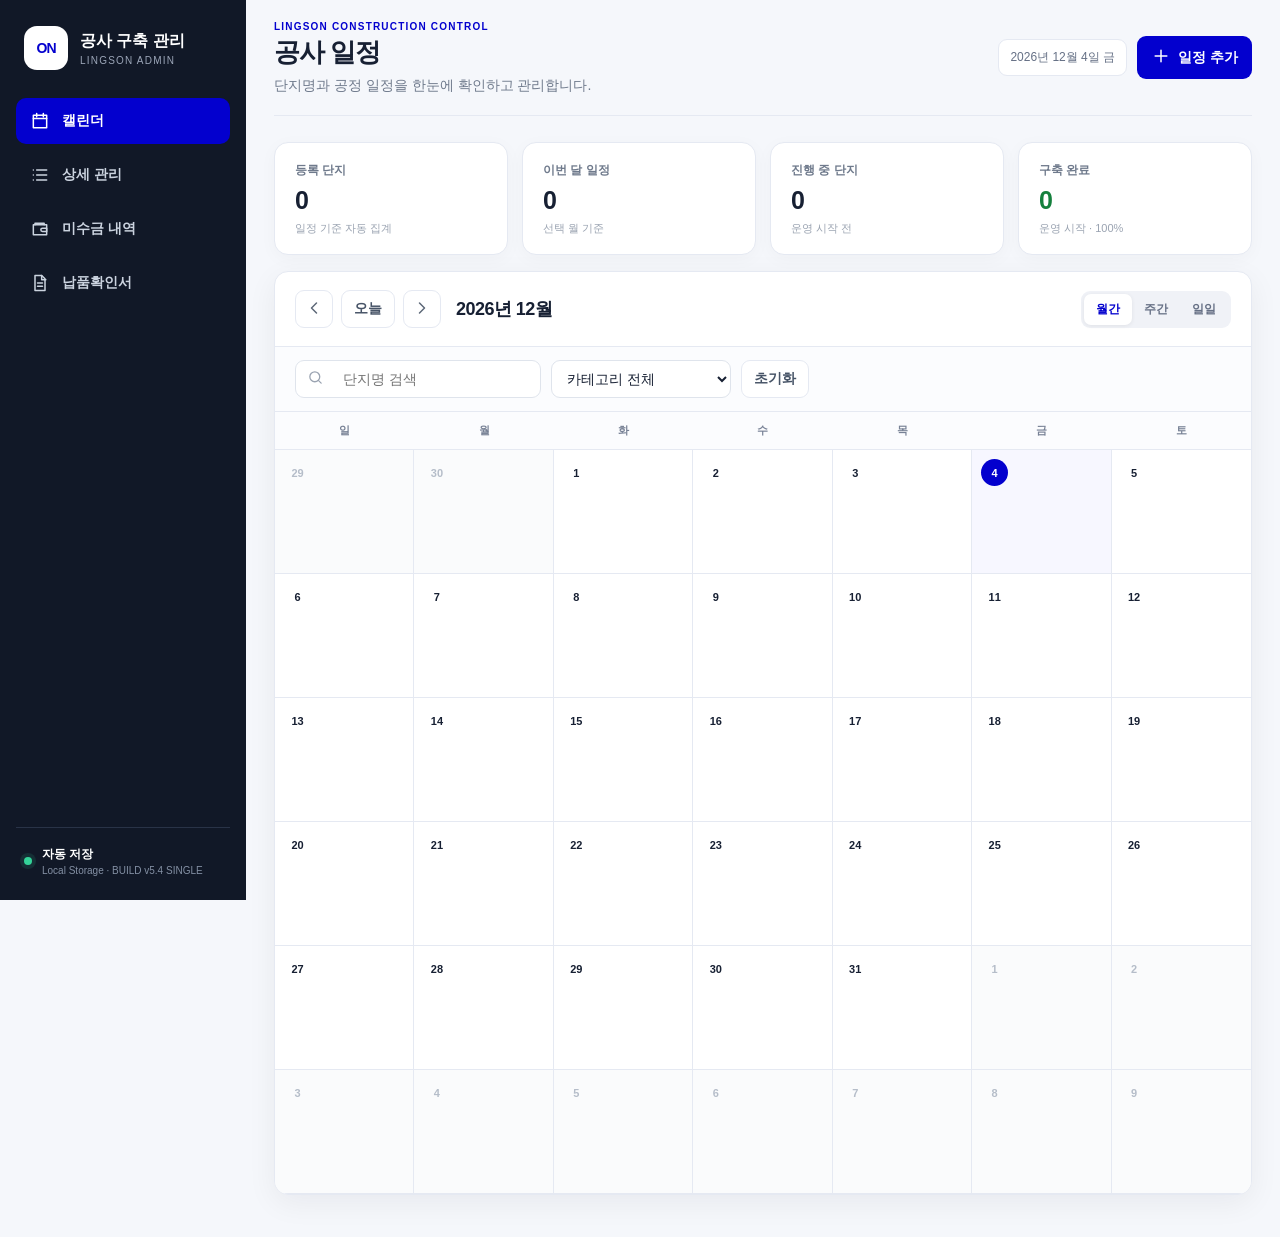
<file: index.html>
<!doctype html>
<html lang="ko">
<head>
  <meta charset="utf-8">
  <meta name="viewport" content="width=device-width, initial-scale=1">
  <meta name="theme-color" content="#0300ce">
  <title>공사 구축 관리 | 링스온</title>
  <meta name="description" content="링스온 단지별 공사 일정·진행현황·재정정보·납품확인서 관리">
  <style>
:root{
  --primary:#0300ce;
  --primary-weak:#eeefff;
  --navy:#111827;
  --navy-2:#172033;
  --bg:#f5f7fb;
  --card:#fff;
  --text:#172033;
  --muted:#6f7a8c;
  --line:#e5e9f2;
  --success:#15803d;
  --success-bg:#ecfdf3;
  --danger:#d92d20;
  --danger-bg:#fff1f0;
  --warning:#b54708;
  --warning-bg:#fff7ed;
  --shadow:0 8px 30px rgba(17,24,39,.06);
  --radius:14px;
}
*{box-sizing:border-box}
html{background:var(--bg)}
body{
  margin:0;
  background:var(--bg);
  color:var(--text);
  font-family:Pretendard,"Noto Sans KR",-apple-system,BlinkMacSystemFont,"Segoe UI",sans-serif;
  font-size:14px;
}
button,input,select,textarea{font:inherit}
button{cursor:pointer}
[hidden]{display:none!important}
svg{
  width:20px;height:20px;fill:none;stroke:currentColor;
  stroke-width:1.8;stroke-linecap:round;stroke-linejoin:round
}
.app-shell{min-height:100vh}
.sidebar{
  position:fixed;inset:0 auto 0 0;width:246px;
  display:flex;flex-direction:column;
  background:var(--navy);color:#fff;padding:24px 16px;z-index:30
}
.brand{display:flex;gap:12px;align-items:center;padding:2px 8px 28px}
.brand-mark{
  width:44px;height:44px;border-radius:13px;display:grid;place-items:center;
  background:#fff;color:var(--primary);font-weight:900;letter-spacing:-1px
}
.brand-copy{display:flex;flex-direction:column;gap:3px}
.brand-copy strong{font-size:16px}
.brand-copy span{font-size:10px;letter-spacing:.12em;color:#9ca6b8}
.nav{display:grid;gap:8px}
.nav-item{
  width:100%;display:flex;align-items:center;gap:11px;border:0;border-radius:10px;
  background:transparent;color:#cbd3df;padding:12px 13px;text-align:left;font-weight:600
}
.nav-item:hover{background:#202a3d;color:#fff}
.nav-item.is-active{background:var(--primary);color:#fff}
.nav-icon{width:22px;height:22px;display:grid;place-items:center}
.sidebar-foot{
  margin-top:auto;border-top:1px solid #293347;padding:18px 8px 0;
  display:flex;gap:10px;align-items:center
}
.status-dot{width:8px;height:8px;border-radius:50%;background:#34d399;box-shadow:0 0 0 4px rgba(52,211,153,.12)}
.sidebar-foot div{display:flex;flex-direction:column;gap:2px}
.sidebar-foot strong{font-size:12px}
.sidebar-foot small{font-size:10px;color:#8490a4}
.main{margin-left:246px;min-height:100vh;padding:0 28px 42px}
.topbar{
  min-height:116px;display:flex;align-items:center;justify-content:space-between;gap:24px;
  border-bottom:1px solid var(--line);margin-bottom:26px
}
.topbar h1{margin:3px 0 7px;font-size:26px;letter-spacing:-.04em}
.topbar p{margin:0;color:var(--muted)}
.eyebrow,.section-label{font-size:10px!important;font-weight:800;letter-spacing:.12em;color:var(--primary)!important}
.topbar-actions{display:flex;align-items:center;gap:10px}
.today-chip{
  background:#fff;border:1px solid var(--line);border-radius:9px;
  padding:9px 11px;color:#657085;font-size:12px;white-space:nowrap
}
.view{display:none}
.view.is-active{display:block}
.kpi-grid{display:grid;grid-template-columns:repeat(4,minmax(0,1fr));gap:14px;margin-bottom:16px}
.kpi-card{
  background:#fff;border:1px solid var(--line);border-radius:var(--radius);
  padding:18px 20px;box-shadow:0 4px 18px rgba(17,24,39,.03)
}
.kpi-card span{font-size:12px;color:var(--muted);font-weight:600}
.kpi-card strong{display:block;font-size:25px;margin:7px 0 4px;letter-spacing:-.04em}
.kpi-card small{font-size:11px;color:#9aa3b1}
.kpi-card.success strong{color:var(--success)}
.kpi-card.danger strong{color:var(--danger)}
.panel{
  background:var(--card);border:1px solid var(--line);border-radius:var(--radius);
  box-shadow:var(--shadow);overflow:hidden
}
.panel-head{
  min-height:74px;padding:18px 20px;border-bottom:1px solid var(--line);
  display:flex;align-items:center;justify-content:space-between;gap:16px
}
.panel-head h2{font-size:18px;margin:3px 0 0;letter-spacing:-.03em}
.section-help{margin:6px 0 0;color:var(--muted);font-size:12px}
.calendar-head{min-height:68px}
.month-control{display:flex;align-items:center;gap:8px}
.month-control h2{margin:0 0 0 7px;min-width:120px}
.view-switch{
  display:flex;padding:3px;background:#f0f2f7;border-radius:9px
}
.view-switch button{
  border:0;background:transparent;color:#667085;padding:7px 12px;border-radius:7px;font-size:12px;font-weight:700
}
.view-switch button.is-active{background:#fff;color:var(--primary);box-shadow:0 1px 4px rgba(0,0,0,.07)}
.primary-button,.ghost-button,.icon-button,.text-button{
  border:0;display:inline-flex;align-items:center;justify-content:center;gap:7px;font-weight:700
}
.primary-button{
  background:var(--primary);color:#fff;border-radius:9px;padding:10px 14px
}
.primary-button:hover{filter:brightness(.95)}
.ghost-button{
  background:#fff;border:1px solid var(--line);color:#475467;border-radius:9px;padding:9px 12px
}
.ghost-button:hover{background:#f8f9fc}
.ghost-button.small{padding:7px 9px;font-size:12px}
.icon-button{
  width:38px;height:38px;border:1px solid var(--line);background:#fff;color:#5d6878;border-radius:9px;padding:0
}
.text-button{background:transparent;color:var(--primary);padding:5px}
.mobile-menu{display:none}
.filter-row{
  padding:13px 20px;border-bottom:1px solid var(--line);
  display:flex;gap:10px;align-items:center;background:#fbfcfe
}
.search-box{
  height:38px;display:flex;align-items:center;gap:8px;
  border:1px solid #dfe4ec;background:#fff;border-radius:9px;padding:0 11px;min-width:240px
}
.search-box svg{width:17px;height:17px;color:#9aa3b1}
.search-box input{border:0;outline:0;width:100%;min-width:0;color:var(--text)}
.search-box.compact{height:36px;min-width:210px}
select,input,textarea{
  width:100%;border:1px solid #dfe4ec;background:#fff;color:var(--text);
  border-radius:9px;padding:10px 11px;outline:0
}
select:focus,input:focus,textarea:focus{border-color:var(--primary);box-shadow:0 0 0 3px rgba(3,0,206,.08)}
.filter-row select{width:auto;min-width:180px;height:38px;padding:0 32px 0 11px}
.calendar-container{min-height:600px}
.month-grid{display:grid;grid-template-columns:repeat(7,minmax(0,1fr))}
.weekday{
  text-align:center;padding:11px 6px;background:#fbfcfe;color:#778195;
  font-size:11px;font-weight:700;border-bottom:1px solid var(--line)
}
.calendar-cell{
  min-height:124px;padding:9px;border-right:1px solid var(--line);border-bottom:1px solid var(--line);overflow:hidden
}
.calendar-cell:nth-child(7n+7){border-right:0}
.calendar-cell.outside{background:#fafbfc;color:#b5bdc9}
.calendar-cell.today{background:#f7f7ff}
.day-number{
  width:27px;height:27px;display:grid;place-items:center;font-size:11px;font-weight:700;margin-bottom:6px
}
.calendar-cell.today .day-number{background:var(--primary);color:#fff;border-radius:50%}
.event-pill{
  position:relative;width:100%;border:0;border-left:3px solid var(--primary);
  background:var(--primary-weak);color:#2623a8;border-radius:6px;padding:6px 24px 6px 7px;
  text-align:left;font-size:10px;font-weight:700;margin:2px 0;overflow:hidden;text-overflow:ellipsis;white-space:nowrap
}
.event-pill:hover{background:#e3e4ff}
.event-delete{
  position:absolute;right:4px;top:50%;transform:translateY(-50%);
  width:17px;height:17px;border:0;border-radius:4px;background:transparent;color:#7472bf;padding:0;line-height:1
}
.event-delete:hover{background:#d8d9ff;color:var(--danger)}
.more-events{font-size:10px;color:#778195;padding:3px}
.agenda{padding:16px 20px}
.agenda-day{padding:13px 0;border-bottom:1px solid var(--line)}
.agenda-date{font-size:12px;font-weight:800;margin-bottom:8px;color:#475467}
.agenda-item{
  display:grid;grid-template-columns:minmax(160px,1.4fr) 120px minmax(180px,2fr) auto;
  gap:10px;align-items:center;border:1px solid var(--line);border-radius:9px;padding:10px 12px;margin:6px 0
}
.agenda-item span{color:var(--muted);font-size:12px}
.agenda-empty{color:#98a2b3;padding:15px 0}
.detail-head{align-items:flex-end}
.detail-filters{display:flex;gap:8px}
.detail-filters select{height:36px;min-width:170px;padding:0 30px 0 10px}
.project-grid{display:grid;grid-template-columns:repeat(2,minmax(0,1fr));gap:16px;padding:20px}
.project-card{
  border:1px solid var(--line);border-radius:13px;overflow:hidden;background:#fff
}
.project-card-head{
  display:flex;align-items:flex-start;justify-content:space-between;gap:10px;padding:17px 17px 13px
}
.project-card-head h3{margin:0 0 5px;font-size:17px;letter-spacing:-.03em}
.project-card-head p{margin:0;color:var(--muted);font-size:11px}
.delete-link{border:0;background:transparent;color:#98a2b3;padding:4px;font-size:12px}
.delete-link:hover{color:var(--danger)}
.progress-section{padding:0 17px 15px}
.progress-title{display:flex;justify-content:space-between;align-items:center;margin-bottom:7px}
.progress-title span{font-size:11px;color:var(--muted)}
.progress-title strong{font-size:12px;color:var(--primary)}
.progress-bar{height:7px;border-radius:10px;background:#edf0f5;overflow:hidden}
.progress-bar i{display:block;height:100%;background:var(--primary);border-radius:10px;transition:width .2s}
.stage-list{
  display:grid;grid-template-columns:repeat(3,minmax(0,1fr));gap:7px;padding:0 17px 16px
}
.stage-check{
  display:flex;gap:7px;align-items:center;border:1px solid var(--line);border-radius:8px;
  padding:8px;background:#fbfcfe;font-size:11px;color:#596579;cursor:pointer
}
.stage-check:has(input:checked){border-color:#cbcaff;background:#f3f3ff;color:#2320a7;font-weight:700}
.stage-check input{width:15px;height:15px;accent-color:var(--primary);padding:0;border:0}
.finance-box{border-top:1px solid var(--line);background:#fbfcfe;padding:15px 17px}
.finance-box h4{margin:0 0 11px;font-size:12px}
.finance-grid{display:grid;grid-template-columns:1fr 1fr;gap:10px}
.finance-grid label{font-size:10px;color:#6f7a8c;font-weight:700}
.money-input{position:relative;margin-top:5px}
.money-input input{padding-right:28px;background:#fff}
.money-input span{position:absolute;right:10px;top:50%;transform:translateY(-50%);font-size:11px;color:#98a2b3}
.tax-row{
  grid-column:1/-1;display:flex;justify-content:space-between;align-items:center;
  border:1px solid var(--line);background:#fff;border-radius:9px;padding:10px 11px
}
.tax-row span{font-size:11px;color:#596579;font-weight:700}
.switch{position:relative;width:38px;height:22px;display:inline-block}
.switch input{opacity:0;width:0;height:0;position:absolute}
.switch i{
  position:absolute;inset:0;background:#cbd2dc;border-radius:30px;transition:.2s
}
.switch i:before{
  content:"";position:absolute;width:16px;height:16px;left:3px;top:3px;background:#fff;border-radius:50%;transition:.2s
}
.switch input:checked+i{background:var(--primary)}
.switch input:checked+i:before{transform:translateX(16px)}
.auto-save-note{display:flex;justify-content:flex-end;margin-top:8px;font-size:9px;color:#a0a8b5}
.badge{
  display:inline-flex;align-items:center;border-radius:20px;padding:4px 8px;font-size:10px;font-weight:800
}
.badge.doing{background:var(--primary-weak);color:var(--primary)}
.badge.done{background:var(--success-bg);color:var(--success)}
.empty-state{text-align:center;padding:54px 20px;color:#667085}
.empty-state strong{display:block;color:#344054;margin-bottom:5px}
.delivery-layout{display:grid;grid-template-columns:minmax(0,1.15fr) minmax(420px,.85fr);gap:16px;align-items:start}
.editor-panel,.preview-panel{overflow:visible}
.document-actions,.inline-actions{display:flex;gap:8px;align-items:center}
.form-stack{padding:20px;display:grid;gap:18px}
.form-section{display:grid;gap:10px}
.form-section h3{margin:0;font-size:13px}
.form-section p{margin:3px 0 0;color:var(--muted);font-size:10px}
.form-grid{display:grid;gap:10px}
.form-grid.two{grid-template-columns:1fr 1fr}
.form-grid.three{grid-template-columns:repeat(3,1fr)}
.span-2{grid-column:span 2}
.form-stack label{display:grid;gap:6px;color:#596579;font-size:11px;font-weight:700}
input[readonly]{background:#f7f8fa;color:#677084}
.section-line{display:flex;justify-content:space-between;align-items:center;gap:10px}
.table-wrap{overflow:auto;border:1px solid var(--line);border-radius:10px}
.editable-table{width:100%;border-collapse:collapse;min-width:680px}
.editable-table th{
  background:#f8f9fc;text-align:left;color:#667085;font-size:10px;padding:9px;border-bottom:1px solid var(--line)
}
.editable-table td{padding:5px;border-bottom:1px solid var(--line)}
.editable-table tr:last-child td{border-bottom:0}
.editable-table input{border:0;border-radius:5px;padding:7px;background:transparent}
.editable-table input:focus{background:#fff}
.editable-table input[type="checkbox"]{width:16px;height:16px;accent-color:var(--primary)}
.check-cell{text-align:center}
.row-delete{
  width:25px;height:25px;border:0;border-radius:6px;background:#fff;color:#98a2b3;font-size:17px
}
.row-delete:hover{background:var(--danger-bg);color:var(--danger)}
.preview-toolbar{
  padding:13px 16px;border-bottom:1px solid var(--line);display:flex;justify-content:space-between;align-items:center
}
.preview-toolbar>div{display:flex;flex-direction:column;gap:2px}
.preview-toolbar small{font-size:10px;color:#98a2b3}
.paper{
  width:100%;aspect-ratio:210/297;background:#fff;padding:8% 7%;
  color:#111;box-shadow:inset 0 0 0 1px #eee;font-family:"Noto Sans KR",Arial,sans-serif
}
.doc-brand{display:flex;align-items:center;gap:7px;margin-bottom:5%}
.doc-brand span{font-size:8px;font-weight:800;letter-spacing:.16em;color:var(--primary)}
.doc-logo-frame{width:48px;height:48px;overflow:hidden;position:relative;border-radius:12px;flex:0 0 auto}
.doc-logo{position:absolute;width:112px;max-width:none;left:50%;top:50%;transform:translate(-50%,-50%)}
.paper-title{text-align:center;font-size:25px;letter-spacing:.36em;margin:0 0 9%;font-weight:800}
.doc-info{width:100%;border-collapse:collapse;margin-bottom:8%}
.doc-info th,.doc-info td{border:1px solid #666;padding:7px;font-size:10px}
.doc-info th{width:18%;background:#f3f3f3;text-align:center}
.doc-section-title{font-size:12px;font-weight:800;border-bottom:2px solid #111;padding-bottom:5px;margin:0 0 7px}
.doc-table{width:100%;border-collapse:collapse}
.doc-table th,.doc-table td{border:1px solid #777;padding:6px;font-size:9px;text-align:center}
.doc-table th{background:#f4f4f4}
.doc-confirm{margin-top:11%;font-size:10px;line-height:2}
.doc-sign{text-align:right;margin-top:8%;font-size:10px}
.doc-supplier{margin-top:10%;padding-top:7px;border-top:1px solid #aaa;font-size:10px;line-height:1.8}
.modal-backdrop{
  position:fixed;inset:0;background:rgba(9,14,28,.48);z-index:80;
  display:grid;place-items:center;padding:20px
}
.modal{width:min(520px,100%);background:#fff;border-radius:15px;box-shadow:0 24px 80px rgba(0,0,0,.22);overflow:hidden}
.modal-head{
  padding:18px 20px;border-bottom:1px solid var(--line);
  display:flex;justify-content:space-between;align-items:center
}
.modal-head h2{margin:3px 0 0;font-size:19px}
.modal-actions{display:flex;justify-content:flex-end;gap:8px;padding-top:3px}
.toast{
  position:fixed;left:50%;bottom:24px;transform:translate(-50%,20px);
  background:#111827;color:#fff;border-radius:9px;padding:10px 14px;font-size:12px;
  opacity:0;pointer-events:none;transition:.2s;z-index:120
}
.toast.show{opacity:1;transform:translate(-50%,0)}
@media(max-width:1180px){
  .kpi-grid{grid-template-columns:repeat(2,1fr)}
  .project-grid{grid-template-columns:1fr}
  .delivery-layout{grid-template-columns:1fr}
  .preview-panel{max-width:760px}
}
@media(max-width:780px){
  .sidebar{
    width:236px;transform:translateX(-105%);transition:.2s;box-shadow:12px 0 30px rgba(0,0,0,.12)
  }
  .sidebar.open{transform:translateX(0)}
  .main{margin-left:0;padding:0 14px 28px}
  .mobile-menu{display:inline-grid;flex:0 0 auto}
  .topbar{min-height:104px;gap:10px}
  .topbar-copy{min-width:0;flex:1}
  .topbar h1{font-size:21px}
  .topbar-copy>p:not(.eyebrow){font-size:11px;white-space:nowrap;overflow:hidden;text-overflow:ellipsis}
  .today-chip{display:none}
  .topbar-actions{gap:6px}
  .primary-button{padding:9px 10px;font-size:12px}
  .kpi-grid{grid-template-columns:repeat(2,1fr);gap:9px}
  .kpi-card{padding:14px}
  .kpi-card strong{font-size:21px}
  .panel-head{align-items:flex-start;flex-direction:column}
  .calendar-head{flex-direction:row;align-items:center}
  .month-control h2{font-size:15px;min-width:auto}
  .month-control .ghost-button{display:none}
  .filter-row{flex-wrap:wrap;padding:10px}
  .search-box{min-width:100%;width:100%}
  .filter-row select{flex:1;min-width:0}
  .calendar-cell{min-height:92px;padding:5px}
  .event-pill{font-size:9px;padding-left:5px}
  .agenda-item{grid-template-columns:1fr;gap:4px}
  .detail-filters{width:100%;flex-direction:column}
  .detail-filters .search-box,.detail-filters select{width:100%;min-width:0}
  .project-grid{padding:12px}
  .stage-list{grid-template-columns:repeat(2,1fr)}
  .finance-grid{grid-template-columns:1fr}
  .tax-row{grid-column:auto}
  .form-grid.two,.form-grid.three{grid-template-columns:1fr}
  .span-2{grid-column:auto}
  .paper{min-height:680px;aspect-ratio:auto}
}
@media(max-width:480px){
  .eyebrow{display:none}
  .topbar{min-height:86px}
  .topbar-copy>p{display:none}
  .kpi-grid{grid-template-columns:1fr 1fr}
  .calendar-head{flex-direction:column;align-items:flex-start}
  .view-switch{width:100%}
  .view-switch button{flex:1}
  .calendar-cell{min-height:78px}
  .weekday{padding:8px 2px}
  .finance-grid{grid-template-columns:1fr}
}


/* v5: 상세 관리 / 미수금 관리 */
.project-title-wrap{min-width:0;flex:1}
.project-summary-line{
  display:flex;flex-wrap:wrap;gap:7px 14px;color:var(--muted);font-size:10px
}
.project-summary-line span{display:inline-flex;gap:5px;align-items:center}
.project-summary-line strong{color:#364152;font-size:10px}
.project-info-box{
  border-top:1px solid var(--line);background:#fff;padding:15px 17px
}
.project-info-box h4,.finance-box h4{margin:0 0 11px;font-size:12px}
.project-info-grid{
  display:grid;grid-template-columns:repeat(4,minmax(0,1fr));gap:9px
}
.project-info-grid label{
  display:grid;gap:5px;color:#6f7a8c;font-size:10px;font-weight:700
}
.project-info-grid input{background:#fff;padding:8px 9px;font-size:11px}
.finance-grid label em{
  color:#98a2b3;font-style:normal;font-weight:600
}

.receivable-head{align-items:flex-end}
.receivable-table-wrap{overflow:auto}
.receivable-table{
  width:100%;border-collapse:collapse;min-width:1180px
}
.receivable-table th{
  background:#f8f9fc;color:#667085;font-size:10px;font-weight:800;text-align:left;
  padding:11px 12px;border-bottom:1px solid var(--line);white-space:nowrap
}
.receivable-table td{
  padding:12px;border-bottom:1px solid var(--line);font-size:11px;color:#596579;
  vertical-align:middle;white-space:nowrap
}
.receivable-table td strong{color:#283142}
.receivable-row:hover{background:#fbfcff}
.table-link{
  border:0;background:transparent;color:var(--primary);font-weight:800;padding:4px 3px
}
.ar-status{
  display:inline-flex;align-items:center;border-radius:20px;padding:5px 8px;
  font-size:9px;font-weight:800
}
.ar-status.late{background:var(--danger-bg);color:var(--danger)}
.ar-status.paid{background:var(--success-bg);color:var(--success)}
.ar-status.neutral{background:#f2f4f7;color:#667085}
.receivable-detail-row td{padding:0!important;background:#f8f9fc}
.ar-detail-panel{padding:16px 18px 18px}
.ar-detail-head{
  display:flex;align-items:flex-start;justify-content:space-between;gap:16px;margin-bottom:12px
}
.ar-detail-head>div{display:flex;flex-direction:column;gap:3px}
.ar-detail-head strong{font-size:12px}
.ar-detail-head span{font-size:10px;color:#7b8494}
.ar-month-list{
  display:grid;grid-template-columns:repeat(3,minmax(0,1fr));gap:8px
}
.ar-month-row{
  display:grid;grid-template-columns:1fr auto 118px;align-items:center;gap:8px;
  border:1px solid var(--line);background:#fff;border-radius:9px;padding:8px 9px
}
.ar-month-row strong{font-size:10px}
.ar-month-row span{font-size:9px;color:#7b8494}
.ar-month-row select{padding:7px 8px;font-size:10px}
.ar-detail-empty{padding:20px}
.ar-detail-empty strong{display:block;font-size:11px;margin-bottom:4px}
.ar-detail-empty p{margin:0;color:#7b8494;font-size:10px}

@media(max-width:1180px){
  .project-info-grid{grid-template-columns:repeat(2,minmax(0,1fr))}
  .ar-month-list{grid-template-columns:repeat(2,minmax(0,1fr))}
}
@media(max-width:780px){
  .project-info-grid{grid-template-columns:1fr 1fr}
  .ar-detail-head{flex-direction:column}
  .ar-month-list{grid-template-columns:1fr}
}
@media(max-width:480px){
  .project-info-grid{grid-template-columns:1fr}
}


/* BUILD v5.4 - PROJECT CARDS */
.project-grid{align-items:start}
.project-overview-card{overflow:hidden}
.project-overview-top{display:flex;align-items:center;justify-content:space-between;gap:18px;padding:20px 20px 14px}
.project-overview-copy{min-width:0}
.project-overline{display:block;font-size:9px;font-weight:800;letter-spacing:.14em;color:var(--primary);margin-bottom:6px}
.project-overview-copy h3{margin:0 0 10px;font-size:18px;letter-spacing:-.035em}
.project-overview-meta{display:flex;flex-wrap:wrap;gap:8px 15px;color:#7b8494;font-size:10px}
.project-overview-meta span{display:inline-flex;gap:5px;align-items:center}
.project-overview-meta strong{color:#374151}
.progress-ring{width:86px;height:86px;border-radius:50%;background:conic-gradient(var(--primary) calc(var(--progress) * 1%),#edf0f5 0);display:grid;place-items:center;flex:0 0 auto;position:relative}
.progress-ring:before{content:"";position:absolute;width:68px;height:68px;border-radius:50%;background:#fff}
.progress-ring-inner{position:relative;z-index:1;display:flex;flex-direction:column;align-items:center}
.progress-ring-inner strong{font-size:18px;letter-spacing:-.04em;color:var(--primary)}
.progress-ring-inner span{font-size:8px;color:#8b94a4}
.project-progress-line{padding:0 20px 14px}
.project-progress-line .progress-bar{height:6px}
.project-progress-line>span{display:block;margin-top:6px;font-size:9px;color:#758093;text-align:right}
.project-card-controls{border-top:1px solid var(--line);background:#fbfcfe;padding:13px 20px;display:flex;align-items:end;justify-content:space-between;gap:12px}
.project-stage-select{display:grid;gap:5px;flex:1;max-width:300px}
.project-stage-select>span{font-size:9px;font-weight:800;color:#6f7a8c}
.project-stage-select select{padding:8px 10px;font-size:11px;background:#fff}
.project-detail-button{border:1px solid #dfe4ec;background:#fff;color:#303a4a;border-radius:9px;padding:9px 12px;font-size:10px;font-weight:800;display:flex;align-items:center;gap:6px}
.detail-chevron{font-size:14px;line-height:1;transition:.2s}
.detail-chevron.open{transform:rotate(180deg)}
.project-detail-body{border-top:1px solid var(--line);background:#fff}
.project-detail-section{padding:17px 20px}
.project-detail-section+.project-detail-section{border-top:1px solid var(--line)}
.project-detail-heading{display:flex;justify-content:space-between;align-items:flex-end;gap:12px;margin-bottom:12px}
.project-detail-heading span{display:block;font-size:8px;font-weight:800;letter-spacing:.12em;color:var(--primary);margin-bottom:3px}
.project-detail-heading h4{margin:0;font-size:12px}
.project-detail-heading small{font-size:9px;color:#98a2b3}
.quote-grid{grid-template-columns:1fr 1fr}
.quote-summary{margin-top:10px;display:flex;align-items:center;gap:12px;flex-wrap:wrap;border-radius:8px;background:#f7f8ff;padding:9px 10px;font-size:9px;color:#687386}
.quote-summary strong{color:#2b2a9d}
.quote-summary small{margin-left:auto;color:#98a2b3}
.project-detail-footer{border-top:1px solid var(--line);padding:10px 20px;display:flex;justify-content:flex-end}
.danger-action{color:var(--danger)!important}

/* BUILD v5.4 - DELIVERY DOCUMENT */
.paper{aspect-ratio:210/297;padding:6% 5.5%}
.delivery-doc-brand{display:flex;align-items:center;gap:7px;margin-bottom:3%}
.delivery-doc-logo-frame{width:44px;height:44px;overflow:hidden;position:relative;border-radius:10px;flex:0 0 auto}
.delivery-doc-logo{position:absolute;width:104px;max-width:none;left:50%;top:50%;transform:translate(-50%,-50%)}
.delivery-doc-brand>div:last-child{display:flex;flex-direction:column}
.delivery-doc-brand strong{font-size:9px;letter-spacing:.12em;color:var(--primary)}
.delivery-doc-brand span{font-size:6px;letter-spacing:.1em;color:#8992a1}
.delivery-doc-title{text-align:center;font-size:22px;letter-spacing:.42em;margin:0 0 5%;font-weight:800}
.delivery-doc-parties{display:grid;grid-template-columns:1fr 1fr;gap:10px;margin-bottom:10px}
.delivery-party-table{width:100%;border-collapse:collapse}
.delivery-party-table th,.delivery-party-table td{border:1px solid #deded7;padding:7px 8px;font-size:8px;vertical-align:middle}
.delivery-party-table th{width:28%;background:#f5f5f0;text-align:left;font-weight:800}
.delivery-notice-band{display:flex;align-items:center;justify-content:center;gap:6px;background:#fff1f1;color:#a63c3c;font-weight:800;font-size:8px;padding:7px;margin-bottom:10px}
.delivery-notice-band span{width:7px;height:7px;background:#a63c3c}
.delivery-items-table{width:100%;border-collapse:collapse}
.delivery-items-table th,.delivery-items-table td{border:1px solid #deded7;padding:7px 6px;font-size:8px;text-align:center}
.delivery-items-table th{background:#f3f3ef;font-weight:800}
.delivery-items-table td:first-child,.delivery-items-table td:nth-child(2){text-align:left}
.delivery-doc-note{margin-top:10px;background:#fff9e9;border:1px solid #ebdfbf;padding:9px 10px}
.delivery-doc-note p{margin:3px 0;font-size:7px;color:#8a671b}
.delivery-confirm-grid{display:grid;grid-template-columns:1fr 1fr 1fr;gap:7px;margin-top:13px}
.delivery-confirm-grid>div{border:1px solid #deded7;padding:8px;display:flex;flex-direction:column;gap:4px}
.delivery-confirm-grid span{font-size:6px;color:#888}
.delivery-confirm-grid strong{font-size:8px}
.delivery-doc-footer{display:flex;justify-content:space-between;align-items:flex-end;margin-top:16px;padding-top:8px;border-top:1px solid #c8c8c1}
.delivery-doc-footer strong{font-size:9px}
.delivery-doc-footer span{font-size:7px;color:#777}
@media(max-width:780px){
  .project-overview-top{padding:16px}
  .progress-ring{width:74px;height:74px}
  .progress-ring:before{width:58px;height:58px}
  .project-card-controls{padding:12px 16px;align-items:stretch;flex-direction:column}
  .project-stage-select{max-width:none;width:100%}
  .project-detail-button{justify-content:center;width:100%}
  .quote-grid{grid-template-columns:1fr}
  .delivery-doc-parties{grid-template-columns:1fr}
  .delivery-confirm-grid{grid-template-columns:1fr}
}

</style>
</head>
<body>
  <div class="app-shell">
    <aside class="sidebar" id="sidebar">
      <div class="brand">
        <div class="brand-mark">ON</div>
        <div class="brand-copy">
          <strong>공사 구축 관리</strong>
          <span>LINGSON ADMIN</span>
        </div>
      </div>

      <nav class="nav" aria-label="주 메뉴">
        <button class="nav-item is-active" data-view="calendarView">
          <span class="nav-icon" data-icon="calendar"></span>
          <span>캘린더</span>
        </button>
        <button class="nav-item" data-view="detailView">
          <span class="nav-icon" data-icon="list"></span>
          <span>상세 관리</span>
        </button>
        <button class="nav-item" data-view="receivablesView">
          <span class="nav-icon" data-icon="wallet"></span>
          <span>미수금 내역</span>
        </button>
        <button class="nav-item" data-view="deliveryView">
          <span class="nav-icon" data-icon="document"></span>
          <span>납품확인서</span>
        </button>
      </nav>

      <div class="sidebar-foot">
        <span class="status-dot"></span>
        <div>
          <strong>자동 저장</strong>
          <small>Local Storage · BUILD v5.4 SINGLE</small>
        </div>
      </div>
    </aside>

    <main class="main">
      <header class="topbar">
        <button class="icon-button mobile-menu" id="mobileMenu" aria-label="메뉴 열기">
          <span data-icon="menu"></span>
        </button>
        <div class="topbar-copy">
          <p class="eyebrow">LINGSON CONSTRUCTION CONTROL</p>
          <h1 id="pageTitle">공사 일정</h1>
          <p id="pageDesc">단지명과 공정 일정을 한눈에 확인하고 관리합니다.</p>
        </div>
        <div class="topbar-actions">
          <span class="today-chip" id="todayChip"></span>
          <button class="primary-button" id="openScheduleModal">
            <span data-icon="plus"></span> 일정 추가
          </button>
        </div>
      </header>

      <!-- 캘린더 -->
      <section class="view is-active" id="calendarView">
        <div class="kpi-grid">
          <article class="kpi-card">
            <span>등록 단지</span>
            <strong id="kpiComplexes">0</strong>
            <small>일정 기준 자동 집계</small>
          </article>
          <article class="kpi-card">
            <span>이번 달 일정</span>
            <strong id="kpiMonthEvents">0</strong>
            <small>선택 월 기준</small>
          </article>
          <article class="kpi-card">
            <span>진행 중 단지</span>
            <strong id="kpiDoing">0</strong>
            <small>운영 시작 전</small>
          </article>
          <article class="kpi-card success">
            <span>구축 완료</span>
            <strong id="kpiDone">0</strong>
            <small>운영 시작 · 100%</small>
          </article>
        </div>

        <section class="panel calendar-panel">
          <div class="panel-head calendar-head">
            <div class="month-control">
              <button class="icon-button" id="prevPeriod" aria-label="이전">
                <span data-icon="chevron-left"></span>
              </button>
              <button class="ghost-button" id="goToday">오늘</button>
              <button class="icon-button" id="nextPeriod" aria-label="다음">
                <span data-icon="chevron-right"></span>
              </button>
              <h2 id="calendarLabel"></h2>
            </div>

            <div class="view-switch" role="group" aria-label="캘린더 보기">
              <button class="is-active" data-mode="month">월간</button>
              <button data-mode="week">주간</button>
              <button data-mode="day">일일</button>
            </div>
          </div>

          <div class="filter-row">
            <label class="search-box">
              <span data-icon="search"></span>
              <input id="calendarSearch" type="search" placeholder="단지명 검색">
            </label>
            <select id="calendarCategory" aria-label="공정 카테고리">
              <option value="">카테고리 전체</option>
            </select>
            <button class="ghost-button" id="resetCalendarFilter">초기화</button>
          </div>

          <div id="calendarContainer" class="calendar-container"></div>
        </section>
      </section>

      <!-- 상세 관리 -->
      <section class="view" id="detailView">
        <div class="kpi-grid">
          <article class="kpi-card">
            <span>전체 단지</span>
            <strong id="detailTotal">0</strong>
            <small>관리 대상</small>
          </article>
          <article class="kpi-card">
            <span>진행 중</span>
            <strong id="detailDoing">0</strong>
            <small>1~6단계</small>
          </article>
          <article class="kpi-card success">
            <span>완료</span>
            <strong id="detailDone">0</strong>
            <small>운영 시작 · 100%</small>
          </article>
          <article class="kpi-card">
            <span>운영 시작</span>
            <strong id="detailOperating">0</strong>
            <small>운영 시작일 등록 단지</small>
          </article>
        </div>

        <section class="panel">
          <div class="panel-head detail-head">
            <div>
              <p class="section-label">PROJECT STATUS</p>
              <h2>단지별 진행현황</h2>
              <p class="section-help">진행단계는 드롭다운으로 관리하고, 상세정보와 견적은 '자세히 들어가기'에서 수정합니다.</p>
            </div>
            <div class="detail-filters">
              <label class="search-box compact">
                <span data-icon="search"></span>
                <input id="projectSearch" type="search" placeholder="단지명 검색">
              </label>
              <select id="projectCategory">
                <option value="">진행단계 전체</option>
              </select>
            </div>
          </div>

          <div id="projectCards" class="project-grid"></div>
          <div id="projectEmpty" class="empty-state" hidden>
            <strong>등록된 단지가 없습니다.</strong>
            <p>캘린더에서 일정을 추가하면 단지가 자동으로 생성됩니다.</p>
          </div>
        </section>
      </section>

      <!-- 미수금 내역 -->
      <section class="view" id="receivablesView">
        <div class="kpi-grid">
          <article class="kpi-card danger">
            <span>미수금 있는 단지</span>
            <strong id="arOutstandingComplexes">0</strong>
            <small>미입금 월이 있는 단지</small>
          </article>
          <article class="kpi-card success">
            <span>정상 납부 단지</span>
            <strong id="arCurrentComplexes">0</strong>
            <small>미수금 없는 운영 단지</small>
          </article>
          <article class="kpi-card">
            <span>총 미수 개월</span>
            <strong id="arOutstandingMonths">0</strong>
            <small>월별 미입금 건수</small>
          </article>
          <article class="kpi-card danger">
            <span>총 미수금액</span>
            <strong id="arOutstandingAmount">0원</strong>
            <small>공사비 + 프로그램 사용료</small>
          </article>
        </div>

        <section class="panel">
          <div class="panel-head receivable-head">
            <div>
              <p class="section-label">ACCOUNTS RECEIVABLE</p>
              <h2>단지별 미수금 내역</h2>
              <p class="section-help">공사비(1회성)와 운영 시작월부터 현재월까지의 프로그램 사용료 입금 여부를 관리합니다.</p>
            </div>
            <div class="detail-filters">
              <label class="search-box compact">
                <span data-icon="search"></span>
                <input id="receivableSearch" type="search" placeholder="단지명·단지코드 검색">
              </label>
              <select id="receivableStatusFilter">
                <option value="">전체 상태</option>
                <option value="outstanding">미수금 있음</option>
                <option value="current">정상 납부</option>
                <option value="setup">정보 설정 필요</option>
              </select>
            </div>
          </div>

          <div class="receivable-table-wrap">
            <table class="receivable-table">
              <thead>
                <tr>
                  <th>단지명</th>
                  <th>운영 시작일</th>
                  <th>단지코드</th>
                  <th>사업자번호</th>
                  <th>단지 연락처</th>
                  <th>공사비(1회성)</th>
                  <th>공사비 입금</th>
                  <th>월 사용료</th>
                  <th>미수개월</th>
                  <th>총 미수금</th>
                  <th>상태</th>
                  <th>관리</th>
                </tr>
              </thead>
              <tbody id="receivableTableBody"></tbody>
            </table>
          </div>

          <div id="receivableEmpty" class="empty-state" hidden>
            <strong>표시할 단지가 없습니다.</strong>
            <p>상세 관리에서 운영 시작일과 월 프로그램 사용료를 입력해 주세요.</p>
          </div>
        </section>
      </section>

      <!-- 납품확인서 -->
      <section class="view" id="deliveryView">
        <div class="delivery-layout">
          <section class="panel editor-panel">
            <div class="panel-head">
              <div>
                <p class="section-label">DELIVERY CONFIRMATION</p>
                <h2>납품확인서 작성</h2>
                <p class="section-help">단지를 선택하면 기본정보와 일정 기반 납품 항목을 불러옵니다.</p>
              </div>
              <div class="document-actions">
                <button class="ghost-button" id="resetDelivery">초기화</button>
                <button class="primary-button" id="saveDelivery">
                  <span data-icon="save"></span> 저장
                </button>
              </div>
            </div>

            <form id="deliveryForm" class="form-stack" autocomplete="off">
              <div class="form-section">
                <h3>단지 정보</h3>
                <div class="form-grid two">
                  <label>
                    단지명
                    <select id="deliveryComplex">
                      <option value="">단지 선택</option>
                    </select>
                  </label>
                  <label>
                    납품일자
                    <input id="deliveryDate" type="date">
                  </label>
                </div>
              </div>

              <div class="form-section">
                <h3>공급자 정보</h3>
                <div class="form-grid two">
                  <label>
                    상호
                    <input id="supplierName" value="㈜링스온" readonly>
                  </label>
                  <label>
                    대표이사
                    <input id="supplierCeo" value="나이준 (직인생략)" readonly>
                  </label>
                  <label class="span-2">
                    주소
                    <input id="supplierAddress" value="경기도 안양시 동안구 시민대로 181, 2층" readonly>
                  </label>
                </div>
              </div>

              <div class="form-section">
                <div class="section-line">
                  <div>
                    <h3>납품 항목</h3>
                    <p>단지 일정의 카테고리를 기준으로 자동 생성할 수 있습니다.</p>
                  </div>
                  <div class="inline-actions">
                    <button type="button" class="ghost-button small" id="generateDeliveryRows">일정에서 생성</button>
                    <button type="button" class="text-button" id="addDeliveryRow">
                      <span data-icon="plus"></span> 품목 추가
                    </button>
                  </div>
                </div>
                <div class="table-wrap">
                  <table class="editable-table">
                    <thead>
                      <tr>
                        <th>품목</th>
                        <th>규격</th>
                        <th>단위</th>
                        <th>수량</th>
                        <th>확인</th>
                        <th>비고</th>
                        <th></th>
                      </tr>
                    </thead>
                    <tbody id="deliveryItemsBody"></tbody>
                  </table>
                </div>
              </div>

              <div class="form-section">
                <h3>확인자</h3>
                <div class="form-grid three">
                  <label>
                    소속
                    <input id="confirmDept" placeholder="예: 관리사무소">
                  </label>
                  <label>
                    성명
                    <input id="confirmName" placeholder="확인자 성명">
                  </label>
                  <label>
                    확인일
                    <input id="confirmDate" type="date">
                  </label>
                </div>
              </div>
            </form>
          </section>

          <aside class="panel preview-panel">
            <div class="preview-toolbar">
              <div>
                <strong>납품확인서 미리보기</strong>
                <small id="deliverySaveStatus">저장 전</small>
              </div>
              <button class="ghost-button" id="printDelivery">
                <span data-icon="print"></span> PDF 저장 / 인쇄
              </button>
            </div>
            <div class="paper" id="deliveryPreview"></div>
          </aside>
        </div>
      </section>
    </main>
  </div>

  <!-- 일정 추가 모달 -->
  <div class="modal-backdrop" id="scheduleModal" hidden>
    <div class="modal" role="dialog" aria-modal="true" aria-labelledby="scheduleModalTitle">
      <div class="modal-head">
        <div>
          <p class="section-label">NEW SCHEDULE</p>
          <h2 id="scheduleModalTitle">일정 추가</h2>
        </div>
        <button class="icon-button" id="closeScheduleModal" type="button" aria-label="닫기">
          <span data-icon="close"></span>
        </button>
      </div>

      <form id="scheduleForm" class="form-stack">
        <label>
          단지명
          <input id="scheduleComplex" required placeholder="예: 검단금호어울림센트럴" autocomplete="off">
        </label>

        <label>
          카테고리
          <select id="scheduleCategory" required></select>
        </label>

        <div class="form-grid two">
          <label>
            시작일
            <input id="scheduleStart" type="date" required>
          </label>
          <label>
            종료일
            <input id="scheduleEnd" type="date" required>
          </label>
        </div>

        <label>
          일정 내용
          <textarea id="scheduleMemo" rows="3" placeholder="예: 출입통제 장비 설치"></textarea>
        </label>

        <div class="modal-actions">
          <button type="button" class="ghost-button" id="cancelSchedule">취소</button>
          <button type="submit" class="primary-button">일정 등록</button>
        </div>
      </form>
    </div>
  </div>

  <div class="toast" id="toast" role="status" aria-live="polite"></div>

  <script>
(() => {
  "use strict";

  const BUILD_VERSION = "v5.4-20260916";
  const STAGES = ["인바운드","현장실사","계약중","계약 완료","공사","설치&연동","운영 시작","비용 부과","기타"];
  const PROGRESS_STAGES = STAGES.slice(0, 7);
  const STORAGE_KEY = "lingson-construction-dashboard-v2";
  const DELIVERY_KEY = "lingson-delivery-confirmations-v2";

  const $ = (s, root=document) => root.querySelector(s);
  const $$ = (s, root=document) => [...root.querySelectorAll(s)];
  const escapeHtml = value => String(value ?? "").replace(/[&<>'"]/g, c => ({
    "&":"&amp;","<":"&lt;",">":"&gt;","'":"&#39;",'"':"&quot;"
  }[c]));
  const uid = prefix => `${prefix}_${Date.now().toString(36)}_${Math.random().toString(36).slice(2,7)}`;
  const iso = d => `${d.getFullYear()}-${String(d.getMonth()+1).padStart(2,"0")}-${String(d.getDate()).padStart(2,"0")}`;
  const parseDate = s => {
    if (!s) return new Date(0);
    const [y,m,d] = s.split("-").map(Number);
    return new Date(y,m-1,d);
  };
  const fmtWon = n => `${Math.max(0, Number(n) || 0).toLocaleString("ko-KR")}원`;

  let state = loadState();
  let calendarDate = new Date();
  let calendarMode = "month";
  const openProjectDetails = new Set();

  function blankState(){
    return { schedules: [], projects: [] };
  }

  function normalizeProject(raw){
    const completed = Array.isArray(raw.completedStages)
      ? STAGES.map((_, i) => Boolean(raw.completedStages[i]))
      : STAGES.map((_, i) => {
          if (Number(raw.progress) >= 100) return true;
          const stageIndex = STAGES.indexOf(raw.stage);
          return stageIndex >= 0 && i <= stageIndex;
        });

    return {
      id: raw.id || uid("p"),
      name: String(raw.name || "").trim(),
      completedStages: completed,
      operationStartDate: String(raw.operationStartDate || ""),
      complexCode: String(raw.complexCode || ""),
      businessNumber: String(raw.businessNumber || ""),
      contact: String(raw.contact || ""),
      quote: {
        constructionFee: Number(
          raw.quote?.constructionFee ??
          raw.finance?.constructionPayment ??
          raw.received ??
          0
        ) || 0,
        monthlyProgramFee: Number(
          raw.quote?.monthlyProgramFee ??
          raw.finance?.programPayment ??
          0
        ) || 0
      },
      receivables: (raw.receivables && typeof raw.receivables === "object")
        ? raw.receivables
        : {},
      createdAt: raw.createdAt || new Date().toISOString(),
      updatedAt: raw.updatedAt || new Date().toISOString()
    };
  }

  function loadState(){
    try{
      const saved = JSON.parse(localStorage.getItem(STORAGE_KEY));
      if (!saved) return blankState();
      return {
        schedules: Array.isArray(saved.schedules) ? saved.schedules.map(s => ({
          id: s.id || uid("s"),
          complex: String(s.complex || "").trim(),
          category: STAGES.includes(s.category) ? s.category : STAGES[0],
          start: s.start || iso(new Date()),
          end: s.end || s.start || iso(new Date()),
          memo: String(s.memo || "")
        })).filter(s => s.complex) : [],
        projects: Array.isArray(saved.projects) ? saved.projects.map(normalizeProject).filter(p => p.name) : []
      };
    }catch{
      return blankState();
    }
  }

  function saveState(){
    localStorage.setItem(STORAGE_KEY, JSON.stringify(state));
  }

  function getDeliveryList(){
    try{
      const list = JSON.parse(localStorage.getItem(DELIVERY_KEY));
      return Array.isArray(list) ? list : [];
    }catch{
      return [];
    }
  }

  function saveDeliveryList(list){
    localStorage.setItem(DELIVERY_KEY, JSON.stringify(list.slice(0, 100)));
  }

  function showToast(message){
    const toast = $("#toast");
    toast.textContent = message;
    toast.classList.add("show");
    clearTimeout(showToast.timer);
    showToast.timer = setTimeout(() => toast.classList.remove("show"), 1800);
  }

  const icons = {
    calendar:'<path d="M4 5h16v15H4z"/><path d="M8 3v4M16 3v4M4 9h16"/>',
    list:'<path d="M8 6h12M8 12h12M8 18h12"/><path d="M4 6h.01M4 12h.01M4 18h.01"/>',
    document:'<path d="M6 3h8l4 4v14H6z"/><path d="M14 3v5h5M9 12h6M9 16h6"/>',
    wallet:'<path d="M4 7h16v12H4z"/><path d="M6 7V5h11v2M15 11h5v4h-5a2 2 0 0 1 0-4z"/>',
    menu:'<path d="M4 7h16M4 12h16M4 17h16"/>',
    plus:'<path d="M12 5v14M5 12h14"/>',
    "chevron-left":'<path d="M15 18l-6-6 6-6"/>',
    "chevron-right":'<path d="M9 18l6-6-6-6"/>',
    search:'<circle cx="11" cy="11" r="7"/><path d="M20 20l-4-4"/>',
    close:'<path d="M6 6l12 12M18 6L6 18"/>',
    save:'<path d="M5 4h12l2 2v14H5z"/><path d="M8 4v6h8V4M8 16h8"/>',
    print:'<path d="M7 9V4h10v5M7 18H5a2 2 0 0 1-2-2v-5a2 2 0 0 1 2-2h14a2 2 0 0 1 2 2v5a2 2 0 0 1-2 2h-2"/><path d="M7 14h10v7H7z"/>'
  };

  function renderIcons(){
    $$("[data-icon]").forEach(el => {
      el.innerHTML = `<svg viewBox="0 0 24 24" aria-hidden="true">${icons[el.dataset.icon] || ""}</svg>`;
    });
  }

  function ensureProject(complex){
    const name = complex.trim();
    let project = state.projects.find(p => p.name === name);
    if (!project){
      project = normalizeProject({ name });
      state.projects.push(project);
    }
    return project;
  }

  function syncOperationStartDate(project){
    if (project.operationStartDate) return false;
    const starts = state.schedules
      .filter(s => s.complex === project.name && s.category === "운영 시작")
      .map(s => s.start)
      .filter(Boolean)
      .sort();
    if (!starts.length) return false;
    project.operationStartDate = starts[0];
    return true;
  }

  function ensureProjectsFromSchedules(){
    let changed = false;
    state.schedules.forEach(s => {
      if (!state.projects.some(p => p.name === s.complex)){
        state.projects.push(normalizeProject({ name:s.complex }));
        changed = true;
      }
    });
    state.projects.forEach(project => {
      if (syncOperationStartDate(project)) changed = true;
    });
    if (changed) saveState();
  }

  function progressStageIndex(project){
    let last = -1;
    for (let i = 0; i < PROGRESS_STAGES.length; i++){
      if (Boolean(project.completedStages?.[i])) last = i;
    }
    return last;
  }

  function progressOf(project){
    const index = progressStageIndex(project);
    if (index < 0) return 0;
    return Math.round(((index + 1) / PROGRESS_STAGES.length) * 100);
  }

  function stageStatusOf(project){
    const index = progressStageIndex(project);
    return index < 0 ? "미진행" : PROGRESS_STAGES[index];
  }

  function stageDisplayOf(project){
    const index = progressStageIndex(project);
    if (index < 0) return "미진행";
    return `${index + 1}. ${PROGRESS_STAGES[index]}`;
  }

  function switchView(viewId){
    $$(".nav-item").forEach(b => b.classList.toggle("is-active", b.dataset.view === viewId));
    $$(".view").forEach(v => v.classList.toggle("is-active", v.id === viewId));
    const meta = {
      calendarView:["공사 일정","단지명과 공정 일정을 한눈에 확인하고 관리합니다."],
      detailView:["단지별 진행현황","운영 시작까지 7단계 진행현황과 단지 견적 내역을 관리합니다."],
      receivablesView:["미수금 내역","운영 단지별 월 프로그램 사용료의 입금 여부와 미수금을 관리합니다."],
      deliveryView:["납품확인서","단지별 납품확인서를 작성·저장·출력합니다."]
    }[viewId];
    $("#pageTitle").textContent = meta[0];
    $("#pageDesc").textContent = meta[1];
    $("#openScheduleModal").style.display = viewId === "calendarView" ? "inline-flex" : "none";
    $("#sidebar").classList.remove("open");
    if (viewId === "detailView") renderProjects();
    if (viewId === "receivablesView") renderReceivables();
    if (viewId === "deliveryView") {
      populateComplexes();
      renderDeliveryPreview();
    }
  }

  function renderKpis(){
    ensureProjectsFromSchedules();

    const monthCount = state.schedules.filter(s => {
      const start = parseDate(s.start);
      return start.getFullYear() === calendarDate.getFullYear() &&
             start.getMonth() === calendarDate.getMonth();
    }).length;

    const done = state.projects.filter(p => progressOf(p) === 100).length;
    const doing = state.projects.length - done;
    const operating = state.projects.filter(p => p.operationStartDate).length;

    $("#kpiComplexes").textContent = state.projects.length;
    $("#kpiMonthEvents").textContent = monthCount;
    $("#kpiDoing").textContent = doing;
    $("#kpiDone").textContent = done;

    $("#detailTotal").textContent = state.projects.length;
    $("#detailDoing").textContent = doing;
    $("#detailDone").textContent = done;
    $("#detailOperating").textContent = operating;

    renderReceivableKpis();
  }

  function filteredSchedules(){
    const q = $("#calendarSearch").value.trim().toLowerCase();
    const cat = $("#calendarCategory").value;
    return state.schedules.filter(s =>
      (!q || s.complex.toLowerCase().includes(q)) &&
      (!cat || s.category === cat)
    );
  }

  function eventOnDate(schedule, date){
    const d = new Date(date.getFullYear(), date.getMonth(), date.getDate());
    return d >= parseDate(schedule.start) && d <= parseDate(schedule.end);
  }

  function renderCalendar(){
    if (calendarMode === "month") renderMonth();
    else renderAgenda(calendarMode);
  }

  function renderMonth(){
    const y = calendarDate.getFullYear();
    const m = calendarDate.getMonth();
    $("#calendarLabel").textContent = `${y}년 ${m + 1}월`;

    const first = new Date(y, m, 1);
    const start = new Date(y, m, 1 - first.getDay());
    const weekdays = ["일","월","화","수","목","금","토"];
    const events = filteredSchedules();

    let html = `<div class="month-grid">${weekdays.map(w => `<div class="weekday">${w}</div>`).join("")}`;

    for (let i = 0; i < 42; i++){
      const d = new Date(start);
      d.setDate(start.getDate() + i);
      const outside = d.getMonth() !== m;
      const today = iso(d) === iso(new Date());
      const dayEvents = events.filter(s => eventOnDate(s, d));

      html += `<div class="calendar-cell ${outside ? "outside" : ""} ${today ? "today" : ""}">
        <div class="day-number">${d.getDate()}</div>
        ${dayEvents.slice(0,4).map(s => `
          <div class="event-pill" title="${escapeHtml(s.complex)} · ${escapeHtml(s.category)} · ${escapeHtml(s.memo)}">
            ${escapeHtml(s.complex)} · ${escapeHtml(s.category)}
            <button class="event-delete" data-delete-schedule="${s.id}" aria-label="일정 삭제">×</button>
          </div>
        `).join("")}
        ${dayEvents.length > 4 ? `<div class="more-events">+${dayEvents.length - 4}개 더보기</div>` : ""}
      </div>`;
    }

    html += "</div>";
    $("#calendarContainer").innerHTML = html;
    bindScheduleDelete();
  }

  function startOfWeek(date){
    const d = new Date(date);
    d.setHours(0,0,0,0);
    d.setDate(d.getDate() - d.getDay());
    return d;
  }

  function renderAgenda(mode){
    const events = filteredSchedules();
    const dates = [];

    if (mode === "week"){
      const start = startOfWeek(calendarDate);
      for (let i = 0; i < 7; i++){
        const d = new Date(start);
        d.setDate(start.getDate() + i);
        dates.push(d);
      }
      $("#calendarLabel").textContent =
        `${dates[0].getMonth()+1}.${dates[0].getDate()} ~ ${dates[6].getMonth()+1}.${dates[6].getDate()}`;
    }else{
      dates.push(new Date(calendarDate));
      $("#calendarLabel").textContent =
        new Intl.DateTimeFormat("ko-KR",{year:"numeric",month:"long",day:"numeric",weekday:"short"}).format(calendarDate);
    }

    $("#calendarContainer").innerHTML = `<div class="agenda">${
      dates.map(d => {
        const list = events.filter(s => eventOnDate(s, d));
        return `<div class="agenda-day">
          <div class="agenda-date">${new Intl.DateTimeFormat("ko-KR",{month:"long",day:"numeric",weekday:"short"}).format(d)}</div>
          ${list.length ? list.map(s => `
            <div class="agenda-item">
              <strong>${escapeHtml(s.complex)}</strong>
              <span>${escapeHtml(s.category)}</span>
              <span>${escapeHtml(s.memo || "일정 내용 없음")}</span>
              <button class="delete-link" data-delete-schedule="${s.id}">삭제</button>
            </div>
          `).join("") : `<div class="agenda-empty">등록된 일정이 없습니다.</div>`}
        </div>`;
      }).join("")
    }</div>`;

    bindScheduleDelete();
  }

  function bindScheduleDelete(){
    $$("[data-delete-schedule]").forEach(btn => {
      btn.addEventListener("click", e => {
        e.stopPropagation();
        const id = btn.dataset.deleteSchedule;
        const schedule = state.schedules.find(s => s.id === id);
        if (!schedule) return;
        if (!confirm(`${schedule.complex}
${schedule.category} (${schedule.start} ~ ${schedule.end})

이 일정을 삭제할까요?`)) return;
        state.schedules = state.schedules.filter(s => s.id !== id);
        saveState();
        renderAll();
        showToast("일정이 삭제되었습니다.");
      });
    });
  }

  function shiftPeriod(delta){
    if (calendarMode === "month"){
      calendarDate = new Date(calendarDate.getFullYear(), calendarDate.getMonth() + delta, 1);
    }else if (calendarMode === "week"){
      calendarDate = new Date(calendarDate.getFullYear(), calendarDate.getMonth(), calendarDate.getDate() + delta * 7);
    }else{
      calendarDate = new Date(calendarDate.getFullYear(), calendarDate.getMonth(), calendarDate.getDate() + delta);
    }
    renderCalendar();
    renderKpis();
  }

  function filteredProjects(){
    const q = $("#projectSearch").value.trim().toLowerCase();
    const cat = $("#projectCategory").value;
    return state.projects.filter(p => {
      const current = stageStatusOf(p);
      return (!q || p.name.toLowerCase().includes(q)) &&
             (!cat || current === cat);
    });
  }

  function renderProjects(){
    ensureProjectsFromSchedules();
    const projects = filteredProjects();
    $("#projectEmpty").hidden = projects.length !== 0;

    $("#projectCards").innerHTML = projects.map(project => {
      const progress = progressOf(project);
      const currentIndex = progressStageIndex(project);
      const stageDisplay = stageDisplayOf(project);
      const isOpen = openProjectDetails.has(project.id);

      return `<article class="project-card project-overview-card">
        <div class="project-overview-top">
          <div class="project-overview-copy">
            <span class="project-overline">PROJECT</span>
            <h3>${escapeHtml(project.name)}</h3>
            <div class="project-overview-meta">
              <span>운영 시작일 <strong>${escapeHtml(project.operationStartDate || "미등록")}</strong></span>
              <span>진행현황 <strong>${escapeHtml(stageDisplay)}</strong></span>
            </div>
          </div>

          <div class="progress-ring" style="--progress:${progress}">
            <div class="progress-ring-inner">
              <strong>${progress}%</strong>
              <span>진행률</span>
            </div>
          </div>
        </div>

        <div class="project-progress-line">
          <div class="progress-bar"><i style="width:${progress}%"></i></div>
          <span>${currentIndex === 6 ? "운영 시작 · 100% 완료" : stageDisplay}</span>
        </div>

        <div class="project-card-controls">
          <label class="project-stage-select">
            <span>진행현황</span>
            <select data-progress-project="${project.id}">
              <option value="-1" ${currentIndex < 0 ? "selected" : ""}>미진행</option>
              ${PROGRESS_STAGES.map((stage, index) => `
                <option value="${index}" ${currentIndex === index ? "selected" : ""}>
                  ${index + 1}. ${escapeHtml(stage)}${index === 6 ? " · 100%" : ""}
                </option>`).join("")}
            </select>
          </label>

          <button class="project-detail-button" data-toggle-project-detail="${project.id}">
            ${isOpen ? "상세 접기" : "자세히 들어가기"}
            <span class="detail-chevron ${isOpen ? "open" : ""}">⌄</span>
          </button>
        </div>

        <div class="project-detail-body" data-project-detail="${project.id}" ${isOpen ? "" : "hidden"}>
          <div class="project-detail-section">
            <div class="project-detail-heading">
              <div><span>COMPLEX INFORMATION</span><h4>단지 기본정보</h4></div>
            </div>
            <div class="project-info-grid">
              <label>운영 시작일
                <input type="date" data-project-info="${project.id}" data-info-key="operationStartDate"
                       value="${escapeHtml(project.operationStartDate)}">
              </label>
              <label>단지코드
                <input type="text" data-project-info="${project.id}" data-info-key="complexCode"
                       value="${escapeHtml(project.complexCode)}" placeholder="단지코드">
              </label>
              <label>사업자번호
                <input type="text" data-project-info="${project.id}" data-info-key="businessNumber"
                       value="${escapeHtml(project.businessNumber)}" placeholder="000-00-00000">
              </label>
              <label>단지 연락처
                <input type="text" data-project-info="${project.id}" data-info-key="contact"
                       value="${escapeHtml(project.contact)}" placeholder="02-0000-0000">
              </label>
            </div>
          </div>

          <div class="project-detail-section quote-detail-section">
            <div class="project-detail-heading">
              <div><span>QUOTATION</span><h4>단지 견적 내역</h4></div>
              <small>미수금 내역과 자동 연동</small>
            </div>
            <div class="finance-grid quote-grid">
              <label>공사비 <em>(1회성)</em>
                <div class="money-input">
                  <input type="number" min="0" step="1000" inputmode="numeric"
                         data-quote-project="${project.id}" data-quote-key="constructionFee"
                         value="${project.quote.constructionFee || 0}">
                  <span>원</span>
                </div>
              </label>
              <label>프로그램 사용료 <em>(월)</em>
                <div class="money-input">
                  <input type="number" min="0" step="1000" inputmode="numeric"
                         data-quote-project="${project.id}" data-quote-key="monthlyProgramFee"
                         value="${project.quote.monthlyProgramFee || 0}">
                  <span>원</span>
                </div>
              </label>
            </div>
            <div class="quote-summary">
              <span>공사비 <strong>${fmtWon(project.quote.constructionFee)}</strong></span>
              <span>월 사용료 <strong>${fmtWon(project.quote.monthlyProgramFee)}</strong></span>
              <small>입력 즉시 자동 저장</small>
            </div>
          </div>

          <div class="project-detail-footer">
            <button class="delete-link danger-action" data-delete-project="${project.id}">단지 삭제</button>
          </div>
        </div>
      </article>`;
    }).join("");

    bindProjectInputs();
    renderKpis();
  }

  function bindProjectInputs(){
    $$("[data-progress-project]").forEach(select => {
      select.addEventListener("change", () => {
        const project = state.projects.find(p => p.id === select.dataset.progressProject);
        if (!project) return;
        const index = Number(select.value);
        for (let i = 0; i < PROGRESS_STAGES.length; i++){
          project.completedStages[i] = index >= 0 && i <= index;
        }
        project.updatedAt = new Date().toISOString();
        saveState();
        renderProjects();
        renderReceivables();
        const label = index < 0 ? "미진행" : `${index + 1}. ${PROGRESS_STAGES[index]}`;
        showToast(`진행현황이 '${label}'로 저장되었습니다.`);
      });
    });

    $$("[data-toggle-project-detail]").forEach(btn => {
      btn.addEventListener("click", () => {
        const id = btn.dataset.toggleProjectDetail;
        if (openProjectDetails.has(id)) openProjectDetails.delete(id);
        else openProjectDetails.add(id);
        renderProjects();
      });
    });

    $$("[data-project-info]").forEach(input => {
      const save = () => {
        const project = state.projects.find(p => p.id === input.dataset.projectInfo);
        if (!project) return;
        project[input.dataset.infoKey] = input.value.trim();
        project.updatedAt = new Date().toISOString();
        saveState();
      };
      input.addEventListener("input", save);
      input.addEventListener("change", () => {
        save();
        renderKpis();
        renderReceivables();
        showToast("단지 기본정보가 저장되었습니다.");
      });
    });

    $$("[data-quote-project]").forEach(input => {
      const save = () => {
        const project = state.projects.find(p => p.id === input.dataset.quoteProject);
        if (!project) return;
        project.quote[input.dataset.quoteKey] = Math.max(0, Number(input.value) || 0);
        project.updatedAt = new Date().toISOString();
        saveState();
        const section = input.closest(".quote-detail-section");
        const summary = section ? $(".quote-summary", section) : null;
        if (summary){
          summary.innerHTML = `
            <span>공사비 <strong>${fmtWon(project.quote.constructionFee)}</strong></span>
            <span>월 사용료 <strong>${fmtWon(project.quote.monthlyProgramFee)}</strong></span>
            <small>입력 즉시 자동 저장</small>`;
        }
      };
      input.addEventListener("input", save);
      input.addEventListener("change", () => {
        save();
        renderReceivables();
        showToast("단지 견적 내역이 저장되었습니다.");
      });
    });

    $$("[data-delete-project]").forEach(btn => {
      btn.addEventListener("click", () => {
        const project = state.projects.find(p => p.id === btn.dataset.deleteProject);
        if (!project) return;
        if (!confirm(`${project.name}

단지를 삭제하면 연결된 일정과 저장된 납품확인서도 함께 삭제됩니다.
계속할까요?`)) return;
        openProjectDetails.delete(project.id);
        state.projects = state.projects.filter(p => p.id !== project.id);
        state.schedules = state.schedules.filter(s => s.complex !== project.name);
        saveState();
        saveDeliveryList(getDeliveryList().filter(d => d.complex !== project.name));
        renderAll();
        populateComplexes();
        showToast("단지가 삭제되었습니다.");
      });
    });
  }

  function monthKey(date){
    return `${date.getFullYear()}-${String(date.getMonth()+1).padStart(2,"0")}`;
  }

  function monthLabel(key){
    const [y,m] = key.split("-").map(Number);
    return `${y}년 ${m}월`;
  }

  function billingMonths(project){
    if (!project.operationStartDate || project.quote.monthlyProgramFee <= 0) return [];
    const start = parseDate(project.operationStartDate);
    if (!Number.isFinite(start.getTime())) return [];

    const cursor = new Date(start.getFullYear(), start.getMonth(), 1);
    const now = new Date();
    const end = new Date(now.getFullYear(), now.getMonth(), 1);
    if (cursor > end) return [];

    const months = [];
    while (cursor <= end){
      months.push(monthKey(cursor));
      cursor.setMonth(cursor.getMonth() + 1);
    }
    return months.reverse();
  }

  function paymentStatus(project, key){
    return project.receivables?.[key] || "unpaid";
  }

  function constructionPaymentStatus(project){
    if (project.quote.constructionFee <= 0) return "excluded";
    return project.receivables?.__construction || "unpaid";
  }

  function receivableSummary(project){
    const months = billingMonths(project);
    const unpaidMonths = months.filter(key => paymentStatus(project, key) === "unpaid");

    const constructionStatus = constructionPaymentStatus(project);
    const constructionOutstanding =
      project.quote.constructionFee > 0 && constructionStatus === "unpaid";
    const constructionOutstandingAmount =
      constructionOutstanding ? project.quote.constructionFee : 0;

    const monthlyConfigured =
      Boolean(project.operationStartDate) && project.quote.monthlyProgramFee > 0;

    const programOutstandingAmount =
      unpaidMonths.length * project.quote.monthlyProgramFee;

    const hasAnyCharge =
      project.quote.constructionFee > 0 || project.quote.monthlyProgramFee > 0;

    const setupNeeded =
      !hasAnyCharge ||
      (project.quote.monthlyProgramFee > 0 && !project.operationStartDate);

    return {
      setupNeeded,
      monthlyConfigured,
      months,
      unpaidMonths,
      outstandingMonths: unpaidMonths.length,
      constructionStatus,
      constructionOutstanding,
      constructionOutstandingAmount,
      programOutstandingAmount,
      outstandingAmount:
        constructionOutstandingAmount + programOutstandingAmount,
      hasOutstanding:
        constructionOutstanding || unpaidMonths.length > 0
    };
  }

  function renderReceivableKpis(){
    const summaries = state.projects.map(p => receivableSummary(p));

    const outstandingComplexes =
      summaries.filter(s => s.hasOutstanding).length;

    const currentComplexes =
      summaries.filter(s => !s.setupNeeded && !s.hasOutstanding).length;

    const outstandingMonths =
      summaries.reduce((sum, s) => sum + s.outstandingMonths, 0);

    const outstandingAmount =
      summaries.reduce((sum, s) => sum + s.outstandingAmount, 0);

    const el1 = $("#arOutstandingComplexes");
    if (!el1) return;

    el1.textContent = outstandingComplexes;
    $("#arCurrentComplexes").textContent = currentComplexes;
    $("#arOutstandingMonths").textContent = outstandingMonths;
    $("#arOutstandingAmount").textContent = fmtWon(outstandingAmount);
  }

  function filteredReceivableProjects(){
    const q = ($("#receivableSearch")?.value || "").trim().toLowerCase();
    const filter = $("#receivableStatusFilter")?.value || "";

    return state.projects.filter(project => {
      const summary = receivableSummary(project);
      const haystack =
        `${project.name} ${project.complexCode} ${project.businessNumber}`.toLowerCase();

      const status =
        summary.hasOutstanding ? "outstanding" :
        summary.setupNeeded ? "setup" :
        "current";

      return (!q || haystack.includes(q)) &&
             (!filter || filter === status);
    });
  }

  function renderReceivables(){
    if (!$("#receivableTableBody")) return;

    ensureProjectsFromSchedules();
    const projects = filteredReceivableProjects();
    $("#receivableEmpty").hidden = projects.length !== 0;

    $("#receivableTableBody").innerHTML = projects.map(project => {
      const summary = receivableSummary(project);

      const statusClass =
        summary.hasOutstanding ? "late" :
        summary.setupNeeded ? "neutral" :
        "paid";

      const statusText =
        summary.hasOutstanding ? "미수금 있음" :
        summary.setupNeeded ? "정보 설정 필요" :
        "정상 납부";

      const constructionStatus = summary.constructionStatus;

      return `
        <tr class="receivable-row">
          <td><strong>${escapeHtml(project.name)}</strong></td>
          <td>${escapeHtml(project.operationStartDate || "-")}</td>
          <td>${escapeHtml(project.complexCode || "-")}</td>
          <td>${escapeHtml(project.businessNumber || "-")}</td>
          <td>${escapeHtml(project.contact || "-")}</td>

          <td>${project.quote.constructionFee > 0
            ? fmtWon(project.quote.constructionFee)
            : "-"}</td>

          <td>
            ${project.quote.constructionFee > 0 ? `
              <select class="ar-inline-select"
                      data-construction-project="${project.id}">
                <option value="unpaid" ${constructionStatus === "unpaid" ? "selected" : ""}>미입금</option>
                <option value="paid" ${constructionStatus === "paid" ? "selected" : ""}>입금완료</option>
                <option value="excluded" ${constructionStatus === "excluded" ? "selected" : ""}>청구 제외</option>
              </select>
            ` : "-"}
          </td>

          <td>${project.quote.monthlyProgramFee > 0
            ? fmtWon(project.quote.monthlyProgramFee)
            : "-"}</td>

          <td>${summary.monthlyConfigured
            ? `${summary.outstandingMonths}개월`
            : "-"}</td>

          <td><strong>${fmtWon(summary.outstandingAmount)}</strong></td>

          <td>
            <span class="ar-status ${statusClass}">
              ${statusText}
            </span>
          </td>

          <td>
            <button class="table-link" data-toggle-ar="${project.id}">
              상세
            </button>
          </td>
        </tr>

        <tr class="receivable-detail-row"
            data-ar-detail="${project.id}"
            hidden>
          <td colspan="12">
            ${renderReceivableDetail(project, summary)}
          </td>
        </tr>
      `;
    }).join("");

    bindReceivableInputs();
    renderReceivableKpis();
  }

  function renderReceivableDetail(project, summary){
    const constructionBlock =
      project.quote.constructionFee > 0
        ? `
          <div class="ar-construction-box">
            <div>
              <strong>공사비 (1회성)</strong>
              <span>${fmtWon(project.quote.constructionFee)}</span>
            </div>
            <select data-construction-project="${project.id}">
              <option value="unpaid" ${summary.constructionStatus === "unpaid" ? "selected" : ""}>미입금</option>
              <option value="paid" ${summary.constructionStatus === "paid" ? "selected" : ""}>입금완료</option>
              <option value="excluded" ${summary.constructionStatus === "excluded" ? "selected" : ""}>청구 제외</option>
            </select>
          </div>
        `
        : `
          <div class="ar-detail-empty compact">
            <strong>공사비 견적 없음</strong>
            <p>상세 관리에서 공사비(1회성)를 입력하면 여기에서 입금 여부를 관리할 수 있습니다.</p>
          </div>
        `;

    let monthlyBlock = "";

    if (project.quote.monthlyProgramFee <= 0){
      monthlyBlock = `
        <div class="ar-detail-empty compact">
          <strong>월 프로그램 사용료 견적 없음</strong>
          <p>상세 관리에서 프로그램 사용료(월)를 입력해 주세요.</p>
        </div>`;
    } else if (!project.operationStartDate){
      monthlyBlock = `
        <div class="ar-detail-empty compact">
          <strong>운영 시작일이 없습니다.</strong>
          <p>상세 관리에서 운영 시작일을 입력하면 해당 월부터 월별 입금 항목이 자동 생성됩니다.</p>
        </div>`;
    } else if (!summary.months.length){
      monthlyBlock = `
        <div class="ar-detail-empty compact">
          <strong>아직 월 사용료 청구 대상 기간이 아닙니다.</strong>
          <p>운영 시작일이 현재 월 이후로 설정되어 있습니다.</p>
        </div>`;
    } else {
      monthlyBlock = `
        <div class="ar-detail-head ar-program-head">
          <div>
            <strong>월 프로그램 사용료 입금현황</strong>
            <span>월 ${fmtWon(project.quote.monthlyProgramFee)}</span>
          </div>
          <span>운영 시작월부터 현재월까지 자동 생성</span>
        </div>

        <div class="ar-month-list">
          ${summary.months.map(key => {
            const status = paymentStatus(project, key);
            return `
              <div class="ar-month-row">
                <strong>${monthLabel(key)}</strong>
                <span>${fmtWon(project.quote.monthlyProgramFee)}</span>
                <select data-ar-project="${project.id}"
                        data-ar-month="${key}">
                  <option value="unpaid" ${status === "unpaid" ? "selected" : ""}>미입금</option>
                  <option value="paid" ${status === "paid" ? "selected" : ""}>입금완료</option>
                  <option value="excluded" ${status === "excluded" ? "selected" : ""}>청구 제외</option>
                </select>
              </div>`;
          }).join("")}
        </div>`;
    }

    return `
      <div class="ar-detail-panel">
        <div class="ar-detail-head">
          <div>
            <strong>${escapeHtml(project.name)} 미수금 상세</strong>
            <span>
              공사비 ${fmtWon(project.quote.constructionFee)}
              · 월 사용료 ${fmtWon(project.quote.monthlyProgramFee)}
            </span>
          </div>
          <span>세금계산서 발행 여부와 무관하게 입금 여부만 관리합니다.</span>
        </div>

        ${constructionBlock}
        ${monthlyBlock}
      </div>`;
  }

  function bindReceivableInputs(){
    $$("[data-toggle-ar]").forEach(btn => {
      btn.addEventListener("click", () => {
        const detail = $(`[data-ar-detail="${btn.dataset.toggleAr}"]`);
        if (!detail) return;
        detail.hidden = !detail.hidden;
        btn.textContent = detail.hidden ? "상세" : "접기";
      });
    });

    $$("[data-construction-project]").forEach(select => {
      select.addEventListener("change", () => {
        const project =
          state.projects.find(p => p.id === select.dataset.constructionProject);
        if (!project) return;

        project.receivables.__construction = select.value;
        project.updatedAt = new Date().toISOString();
        saveState();
        renderReceivables();
        showToast("공사비 입금 상태가 저장되었습니다.");
      });
    });

    $$("[data-ar-project]").forEach(select => {
      select.addEventListener("change", () => {
        const project =
          state.projects.find(p => p.id === select.dataset.arProject);
        if (!project) return;

        project.receivables[select.dataset.arMonth] = select.value;
        project.updatedAt = new Date().toISOString();
        saveState();
        renderReceivables();
        showToast(`${monthLabel(select.dataset.arMonth)} 입금 상태가 저장되었습니다.`);
      });
    });
  }

  function populateComplexes(){
    ensureProjectsFromSchedules();
    const select = $("#deliveryComplex");
    const current = select.value;
    const names = state.projects.map(p => p.name).sort((a,b) => a.localeCompare(b, "ko"));
    select.innerHTML = `<option value="">단지 선택</option>${names.map(n => `<option value="${escapeHtml(n)}">${escapeHtml(n)}</option>`).join("")}`;
    if (names.includes(current)) select.value = current;
  }

  function addDeliveryRow(data={}){
    const row = {
      item:data.item || "",
      spec:data.spec || "",
      unit:data.unit || "식",
      qty:Number(data.qty ?? 1),
      ok:data.ok !== false,
      note:data.note || ""
    };

    const tr = document.createElement("tr");
    tr.innerHTML = `
      <td><input data-k="item" value="${escapeHtml(row.item)}" placeholder="품목"></td>
      <td><input data-k="spec" value="${escapeHtml(row.spec)}" placeholder="규격"></td>
      <td><input data-k="unit" value="${escapeHtml(row.unit)}" placeholder="단위"></td>
      <td><input data-k="qty" type="number" min="0" value="${row.qty}"></td>
      <td class="check-cell"><input data-k="ok" type="checkbox" ${row.ok ? "checked" : ""}></td>
      <td><input data-k="note" value="${escapeHtml(row.note)}" placeholder="비고"></td>
      <td><button type="button" class="row-delete" aria-label="행 삭제">×</button></td>
    `;

    $("#deliveryItemsBody").appendChild(tr);
    $$("input", tr).forEach(input => input.addEventListener("input", renderDeliveryPreview));
    $("input[type='checkbox']", tr)?.addEventListener("change", renderDeliveryPreview);
    $(".row-delete", tr).addEventListener("click", () => {
      tr.remove();
      renderDeliveryPreview();
    });
    renderDeliveryPreview();
  }

  function getDeliveryItems(){
    return $$("#deliveryItemsBody tr").map(tr => {
      const obj = {};
      $$("input", tr).forEach(input => {
        obj[input.dataset.k] = input.type === "checkbox" ? input.checked : input.value;
      });
      return obj;
    });
  }

  function generateDeliveryRowsFromSchedules(){
    const complex = $("#deliveryComplex").value;
    if (!complex){
      showToast("먼저 단지를 선택해 주세요.");
      return;
    }

    const related = state.schedules
      .filter(s => s.complex === complex)
      .sort((a,b) => STAGES.indexOf(a.category) - STAGES.indexOf(b.category));

    const grouped = new Map();
    related.forEach(s => {
      if (!grouped.has(s.category)) grouped.set(s.category, []);
      grouped.get(s.category).push(s);
    });

    $("#deliveryItemsBody").innerHTML = "";

    if (!grouped.size){
      addDeliveryRow();
      showToast("등록된 일정이 없어 빈 품목을 생성했습니다.");
      return;
    }

    grouped.forEach((list, category) => {
      const starts = list.map(x => x.start).sort();
      const ends = list.map(x => x.end).sort();
      addDeliveryRow({
        item:category,
        spec:`${starts[0]} ~ ${ends[ends.length-1]}`,
        unit:"식",
        qty:1,
        ok:true,
        note:list.map(x => x.memo).filter(Boolean).join(" / ")
      });
    });

    showToast("일정 기준으로 납품 항목을 생성했습니다.");
  }

  function loadLatestDeliveryForComplex(complex){
    if (!complex) return false;
    const latest = getDeliveryList().find(d => d.complex === complex);
    if (!latest) return false;

    $("#deliveryDate").value = latest.date || iso(new Date());
    $("#confirmDept").value = latest.confirmDept || "";
    $("#confirmName").value = latest.confirmName || "";
    $("#confirmDate").value = latest.confirmDate || iso(new Date());

    $("#deliveryItemsBody").innerHTML = "";
    (latest.items || []).forEach(addDeliveryRow);
    if (!(latest.items || []).length) addDeliveryRow();

    $("#deliverySaveStatus").textContent = `최근 저장본 불러옴 · ${new Date(latest.savedAt).toLocaleString("ko-KR")}`;
    renderDeliveryPreview();
    return true;
  }

  function resetDeliveryForm(keepComplex=false){
    const complex = keepComplex ? $("#deliveryComplex").value : "";
    $("#deliveryForm").reset();
    $("#supplierName").value = "㈜링스온";
    $("#supplierCeo").value = "나이준 (직인생략)";
    $("#supplierAddress").value = "경기도 안양시 동안구 시민대로 181, 2층";
    $("#deliveryDate").value = iso(new Date());
    $("#confirmDate").value = iso(new Date());
    $("#deliveryItemsBody").innerHTML = "";
    if (keepComplex) $("#deliveryComplex").value = complex;
    addDeliveryRow();
    $("#deliverySaveStatus").textContent = "저장 전";
    renderDeliveryPreview();
  }

  function renderDeliveryPreview(){
    const complex = $("#deliveryComplex")?.value || "";
    const date = $("#deliveryDate")?.value || "";
    const items = getDeliveryItems();
    const project = state.projects.find(p => p.name === complex);
    const complexCode = project?.complexCode || "-";
    const businessNumber = project?.businessNumber || "-";
    const contact = project?.contact || "-";

    $("#deliveryPreview").innerHTML = `
      <div class="delivery-doc-brand">
        <div class="delivery-doc-logo-frame">
          <img class="delivery-doc-logo" src="[data-uri]" alt="링스온 로고">
        </div>
        <div><strong>LINGSON</strong><span>COMMUNITY SYSTEM</span></div>
      </div>

      <h2 class="delivery-doc-title">납 품 확 인 서</h2>

      <div class="delivery-doc-parties">
        <table class="delivery-party-table">
          <tr><th>단지명</th><td>${escapeHtml(complex || "-")}</td></tr>
          <tr><th>단지코드</th><td>${escapeHtml(complexCode)}</td></tr>
          <tr><th>사업자번호</th><td>${escapeHtml(businessNumber)}</td></tr>
          <tr><th>단지 연락처</th><td>${escapeHtml(contact)}</td></tr>
          <tr><th>납품일자</th><td>${escapeHtml(date || "-")}</td></tr>
        </table>

        <table class="delivery-party-table">
          <tr><th>상호</th><td>${escapeHtml($("#supplierName")?.value || "㈜링스온")}</td></tr>
          <tr><th>대표이사</th><td>${escapeHtml($("#supplierCeo")?.value || "나이준 (직인생략)")}</td></tr>
          <tr><th>주소</th><td>${escapeHtml($("#supplierAddress")?.value || "경기도 안양시 동안구 시민대로 181, 2층")}</td></tr>
          <tr><th>프로젝트</th><td>${escapeHtml(complex ? `${complex} 커뮤니티 시스템 구축` : "-")}</td></tr>
          <tr><th>문서구분</th><td>납품확인서</td></tr>
        </table>
      </div>

      <div class="delivery-notice-band"><span></span>아래와 같이 납품 내역을 확인합니다.</div>

      <table class="delivery-items-table">
        <thead><tr>
          <th>제품명 / 항목</th><th>세부사항</th><th>수량</th><th>단위</th><th>확인</th><th>비고</th>
        </tr></thead>
        <tbody>
          ${items.length ? items.map(item => `
            <tr>
              <td>${escapeHtml(item.item || "-")}</td>
              <td>${escapeHtml(item.spec || "-")}</td>
              <td>${escapeHtml(item.qty || "0")}</td>
              <td>${escapeHtml(item.unit || "-")}</td>
              <td>${item.ok ? "확인" : "-"}</td>
              <td>${escapeHtml(item.note || "")}</td>
            </tr>`).join("") : `<tr><td colspan="6">납품 항목 없음</td></tr>`}
        </tbody>
      </table>

      <div class="delivery-doc-note">
        <p>※ 상기 내역과 같이 납품이 완료되었음을 확인합니다.</p>
        <p>※ 품목·수량·설치 내역은 현장 상황 및 계약 내용에 따라 작성해 주세요.</p>
      </div>

      <div class="delivery-confirm-grid">
        <div><span>확인자 소속</span><strong>${escapeHtml($("#confirmDept")?.value || "-")}</strong></div>
        <div><span>확인자 성명</span><strong>${escapeHtml($("#confirmName")?.value || "-")} (서명)</strong></div>
        <div><span>확인일</span><strong>${escapeHtml($("#confirmDate")?.value || "-")}</strong></div>
      </div>

      <div class="delivery-doc-footer">
        <strong>㈜링스온</strong>
        <span>경기도 안양시 동안구 시민대로 181, 2층</span>
      </div>
    `;
  }

  function saveDelivery(){
    const complex = $("#deliveryComplex").value;
    if (!complex){
      showToast("단지를 선택해 주세요.");
      return;
    }

    const payload = {
      id:uid("delivery"),
      complex,
      date:$("#deliveryDate").value,
      supplierName:$("#supplierName").value,
      supplierCeo:$("#supplierCeo").value,
      supplierAddress:$("#supplierAddress").value,
      confirmDept:$("#confirmDept").value,
      confirmName:$("#confirmName").value,
      confirmDate:$("#confirmDate").value,
      items:getDeliveryItems(),
      savedAt:new Date().toISOString()
    };

    const list = getDeliveryList();
    list.unshift(payload);
    saveDeliveryList(list);

    $("#deliverySaveStatus").textContent = `저장 완료 · ${new Date(payload.savedAt).toLocaleString("ko-KR")}`;
    showToast("납품확인서를 저장했습니다.");
  }

  function printDelivery(){
    renderDeliveryPreview();
    const logoUrl = new URL("[data-uri]", window.location.href).href;
    const html = $("#deliveryPreview").innerHTML.replaceAll("[data-uri]", logoUrl);
    const win = window.open("", "_blank", "width=950,height=1100");
    if (!win){
      showToast("팝업 차단을 해제해 주세요.");
      return;
    }

    win.document.write(`<!doctype html>
    <html lang="ko">
    <head>
      <meta charset="utf-8">
      <title>납품확인서</title>
      <style>
        *{box-sizing:border-box}
        body{margin:0;color:#111;font-family:"Noto Sans KR",Arial,sans-serif}
        .paper{width:210mm;min-height:297mm;padding:16mm 17mm 20mm;margin:0 auto}
        .doc-brand{display:flex;align-items:center;gap:7px;margin-bottom:8mm}
        .doc-brand span{font-size:9px;font-weight:800;letter-spacing:.16em;color:#0300ce}
        .doc-logo-frame{width:15mm;height:15mm;overflow:hidden;position:relative;border-radius:3.5mm}
        .doc-logo{position:absolute;width:35mm;max-width:none;left:50%;top:50%;transform:translate(-50%,-50%)}
        .paper-title{text-align:center;font-size:26px;letter-spacing:.36em;margin:0 0 18mm;font-weight:800}
        .doc-info{width:100%;border-collapse:collapse;margin-bottom:16mm}
        .doc-info th,.doc-info td{border:1px solid #555;padding:8px;font-size:11px}
        .doc-info th{width:18%;background:#f3f3f3;text-align:center}
        .doc-section-title{font-size:13px;font-weight:800;border-bottom:2px solid #111;padding-bottom:5px;margin:0 0 7px}
        .doc-table{width:100%;border-collapse:collapse}
        .doc-table th,.doc-table td{border:1px solid #666;padding:7px;font-size:10px;text-align:center}
        .doc-table th{background:#f4f4f4}
        .doc-confirm{margin-top:20mm;font-size:11px;line-height:2}
        .doc-sign{text-align:right;margin-top:16mm;font-size:11px;line-height:2}
        .doc-supplier{margin-top:20mm;padding-top:8px;border-top:1px solid #aaa;font-size:11px;line-height:1.9}

        .delivery-doc-brand{display:flex;align-items:center;gap:7px;margin-bottom:4mm}
        .delivery-doc-logo-frame{width:12mm;height:12mm;overflow:hidden;position:relative;border-radius:2.5mm}
        .delivery-doc-logo{position:absolute;width:28mm;max-width:none;left:50%;top:50%;transform:translate(-50%,-50%)}
        .delivery-doc-brand>div:last-child{display:flex;flex-direction:column}
        .delivery-doc-brand strong{font-size:10px;letter-spacing:.12em;color:#0300ce}
        .delivery-doc-brand span{font-size:6px;letter-spacing:.12em;color:#777}
        .delivery-doc-title{text-align:center;font-size:23px;letter-spacing:.42em;margin:0 0 8mm;font-weight:800}
        .delivery-doc-parties{display:grid;grid-template-columns:1fr 1fr;gap:3mm;margin-bottom:4mm}
        .delivery-party-table{width:100%;border-collapse:collapse}
        .delivery-party-table th,.delivery-party-table td{border:1px solid #d7d7cf;padding:2.5mm 2.8mm;font-size:9px;vertical-align:middle}
        .delivery-party-table th{width:27%;background:#f4f4ef;text-align:left;font-weight:800}
        .delivery-notice-band{display:flex;align-items:center;justify-content:center;gap:2mm;background:#fff0f0;color:#a83838;font-weight:700;font-size:9px;padding:2.5mm;margin-bottom:4mm}
        .delivery-notice-band span{width:2.2mm;height:2.2mm;background:#a83838}
        .delivery-items-table{width:100%;border-collapse:collapse}
        .delivery-items-table th,.delivery-items-table td{border:1px solid #d7d7cf;padding:2.5mm 2mm;font-size:9px;text-align:center}
        .delivery-items-table th{background:#f2f2ed;font-weight:800}
        .delivery-items-table td:first-child,.delivery-items-table td:nth-child(2){text-align:left}
        .delivery-doc-note{margin-top:4mm;background:#fff8e8;border:1px solid #eadfc1;padding:3mm}
        .delivery-doc-note p{margin:1mm 0;font-size:8px;color:#8a6618}
        .delivery-confirm-grid{display:grid;grid-template-columns:1fr 1fr 1fr;gap:2mm;margin-top:6mm}
        .delivery-confirm-grid>div{border:1px solid #d7d7cf;padding:3mm;display:flex;flex-direction:column;gap:2mm}
        .delivery-confirm-grid span{font-size:7px;color:#777}
        .delivery-confirm-grid strong{font-size:9px}
        .delivery-doc-footer{display:flex;justify-content:space-between;align-items:flex-end;margin-top:8mm;padding-top:3mm;border-top:1px solid #bbb}
        .delivery-doc-footer strong{font-size:11px}
        .delivery-doc-footer span{font-size:8px;color:#666}

        @page{size:A4;margin:0}
      
.ar-inline-select{
  min-width:95px;
  padding:6px 8px;
  font-size:10px;
}
.ar-construction-box{
  display:flex;
  justify-content:space-between;
  align-items:center;
  gap:14px;
  border:1px solid var(--line);
  background:#fff;
  border-radius:10px;
  padding:11px 12px;
  margin-bottom:12px;
}
.ar-construction-box>div{
  display:flex;
  flex-direction:column;
  gap:3px;
}
.ar-construction-box strong{
  font-size:11px;
}
.ar-construction-box span{
  color:#667085;
  font-size:10px;
}
.ar-construction-box select{
  width:130px;
  padding:7px 9px;
  font-size:10px;
}
.ar-program-head{
  padding-top:4px;
  border-top:1px dashed var(--line);
  margin-top:4px;
  padding-top:12px;
}
.ar-detail-empty.compact{
  padding:12px 0;
  border-top:1px dashed var(--line);
}

</style>
    </head>
    <body><div class="paper">${html}</div>
    <script>window.onload=()=>window.print();<\/script>
    </body></html>`);
    win.document.close();
  }

  function renderAll(){
    renderKpis();
    renderCalendar();
    renderProjects();
    renderReceivables();
    populateComplexes();
    renderDeliveryPreview();
  }

  function init(){
    calendarMode = "month";
    calendarDate = new Date();
    ensureProjectsFromSchedules();
    renderIcons();

    $("#todayChip").textContent =
      new Intl.DateTimeFormat("ko-KR",{year:"numeric",month:"long",day:"numeric",weekday:"short"}).format(new Date());

    STAGES.forEach(stage => {
      $("#calendarCategory").insertAdjacentHTML("beforeend", `<option value="${escapeHtml(stage)}">${escapeHtml(stage)}</option>`);
      $("#scheduleCategory").insertAdjacentHTML("beforeend", `<option value="${escapeHtml(stage)}">${escapeHtml(stage)}</option>`);
    });
    PROGRESS_STAGES.forEach((stage, index) => {
      const label = index === 6 ? `${index + 1}. ${stage} (100%)` : `${index + 1}. ${stage}`;
      $("#projectCategory").insertAdjacentHTML("beforeend", `<option value="${escapeHtml(stage)}">${escapeHtml(label)}</option>`);
    });
    $("#projectCategory").insertAdjacentHTML("afterbegin", `<option value="미진행">미진행</option>`);

    $("#scheduleStart").value = iso(new Date());
    $("#scheduleEnd").value = iso(new Date());
    $("#deliveryDate").value = iso(new Date());
    $("#confirmDate").value = iso(new Date());

    $$(".nav-item").forEach(btn => btn.addEventListener("click", () => switchView(btn.dataset.view)));

    $("#mobileMenu").addEventListener("click", () => $("#sidebar").classList.toggle("open"));
    document.addEventListener("click", e => {
      if (innerWidth <= 780 &&
          $("#sidebar").classList.contains("open") &&
          !e.target.closest("#sidebar") &&
          !e.target.closest("#mobileMenu")){
        $("#sidebar").classList.remove("open");
      }
    });

    $("#prevPeriod").addEventListener("click", () => shiftPeriod(-1));
    $("#nextPeriod").addEventListener("click", () => shiftPeriod(1));
    $("#goToday").addEventListener("click", () => {
      calendarDate = new Date();
      renderCalendar();
      renderKpis();
    });

    $$(".view-switch button").forEach(btn => {
      btn.addEventListener("click", () => {
        calendarMode = btn.dataset.mode;
        $$(".view-switch button").forEach(b => b.classList.toggle("is-active", b === btn));
        renderCalendar();
      });
    });

    $("#calendarSearch").addEventListener("input", renderCalendar);
    $("#calendarCategory").addEventListener("change", renderCalendar);
    $("#resetCalendarFilter").addEventListener("click", () => {
      $("#calendarSearch").value = "";
      $("#calendarCategory").value = "";
      renderCalendar();
    });

    const scheduleModal = $("#scheduleModal");
    $("#openScheduleModal").addEventListener("click", () => {
      $("#scheduleStart").value = iso(new Date());
      $("#scheduleEnd").value = iso(new Date());
      scheduleModal.hidden = false;
      setTimeout(() => $("#scheduleComplex").focus(), 0);
    });
    $("#closeScheduleModal").addEventListener("click", () => scheduleModal.hidden = true);
    $("#cancelSchedule").addEventListener("click", () => scheduleModal.hidden = true);
    scheduleModal.addEventListener("click", e => {
      if (e.target === scheduleModal) scheduleModal.hidden = true;
    });

    $("#scheduleForm").addEventListener("submit", e => {
      e.preventDefault();
      const complex = $("#scheduleComplex").value.trim();
      const category = $("#scheduleCategory").value;
      const start = $("#scheduleStart").value;
      const end = $("#scheduleEnd").value;
      const memo = $("#scheduleMemo").value.trim();

      if (!complex){
        showToast("단지명을 입력해 주세요.");
        return;
      }
      if (parseDate(end) < parseDate(start)){
        showToast("종료일은 시작일 이후여야 합니다.");
        return;
      }

      state.schedules.push({ id:uid("s"), complex, category, start, end, memo });
      const project = ensureProject(complex);
      if (category === "운영 시작"){
        if (!project.operationStartDate) project.operationStartDate = start;
        for (let i = 0; i < PROGRESS_STAGES.length; i++) project.completedStages[i] = true;
      }
      saveState();

      e.target.reset();
      $("#scheduleStart").value = iso(new Date());
      $("#scheduleEnd").value = iso(new Date());
      $("#scheduleCategory").value = STAGES[0];
      scheduleModal.hidden = true;

      renderAll();
      showToast("일정과 단지 정보가 등록되었습니다.");
    });

    $("#projectSearch").addEventListener("input", renderProjects);
    $("#projectCategory").addEventListener("change", renderProjects);
    $("#receivableSearch").addEventListener("input", renderReceivables);
    $("#receivableStatusFilter").addEventListener("change", renderReceivables);

    $("#deliveryComplex").addEventListener("change", () => {
      const complex = $("#deliveryComplex").value;
      $("#deliveryItemsBody").innerHTML = "";
      $("#deliverySaveStatus").textContent = "저장 전";

      if (!complex){
        addDeliveryRow();
        renderDeliveryPreview();
        return;
      }

      if (!loadLatestDeliveryForComplex(complex)){
        generateDeliveryRowsFromSchedules();
      }
    });

    $("#addDeliveryRow").addEventListener("click", () => addDeliveryRow());
    $("#generateDeliveryRows").addEventListener("click", generateDeliveryRowsFromSchedules);
    $("#saveDelivery").addEventListener("click", saveDelivery);
    $("#resetDelivery").addEventListener("click", () => {
      resetDeliveryForm(false);
      showToast("납품확인서를 초기화했습니다.");
    });
    $("#printDelivery").addEventListener("click", printDelivery);

    ["deliveryDate","confirmDept","confirmName","confirmDate"].forEach(id => {
      $("#" + id).addEventListener("input", renderDeliveryPreview);
      $("#" + id).addEventListener("change", renderDeliveryPreview);
    });

    document.addEventListener("keydown", e => {
      if (e.key === "Escape") scheduleModal.hidden = true;
    });

    switchView("calendarView");
    addDeliveryRow();
    renderAll();

    let lastAutoMonth = monthKey(new Date());
    setInterval(() => {
      const currentMonth = monthKey(new Date());
      if (currentMonth !== lastAutoMonth){
        lastAutoMonth = currentMonth;
        calendarDate = new Date();
        renderCalendar();
        renderReceivables();
        renderKpis();
        showToast("새로운 월의 미수금 내역이 자동 반영되었습니다.");
      }
    }, 60 * 60 * 1000);

    console.info("LingsOn dashboard", BUILD_VERSION);
  }

  init();
})();

</script>
</body>
</html>
</file>
